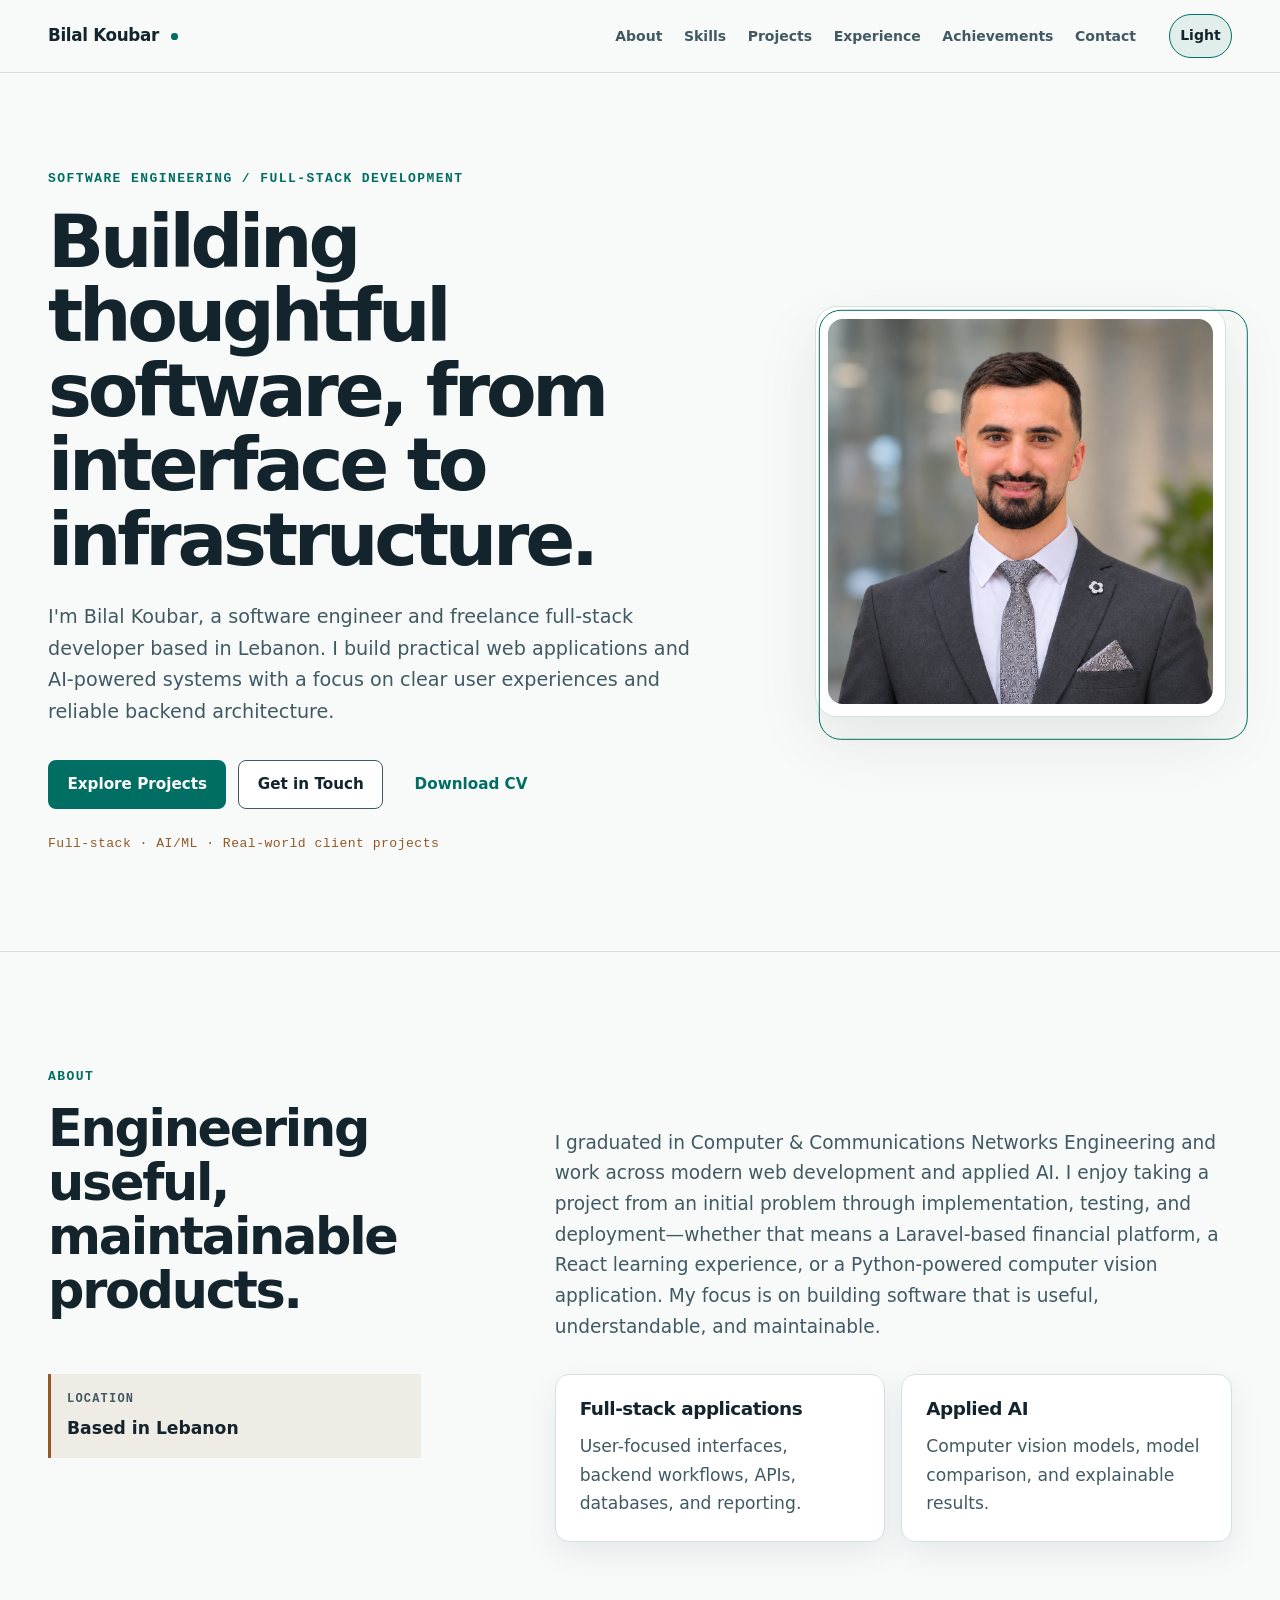
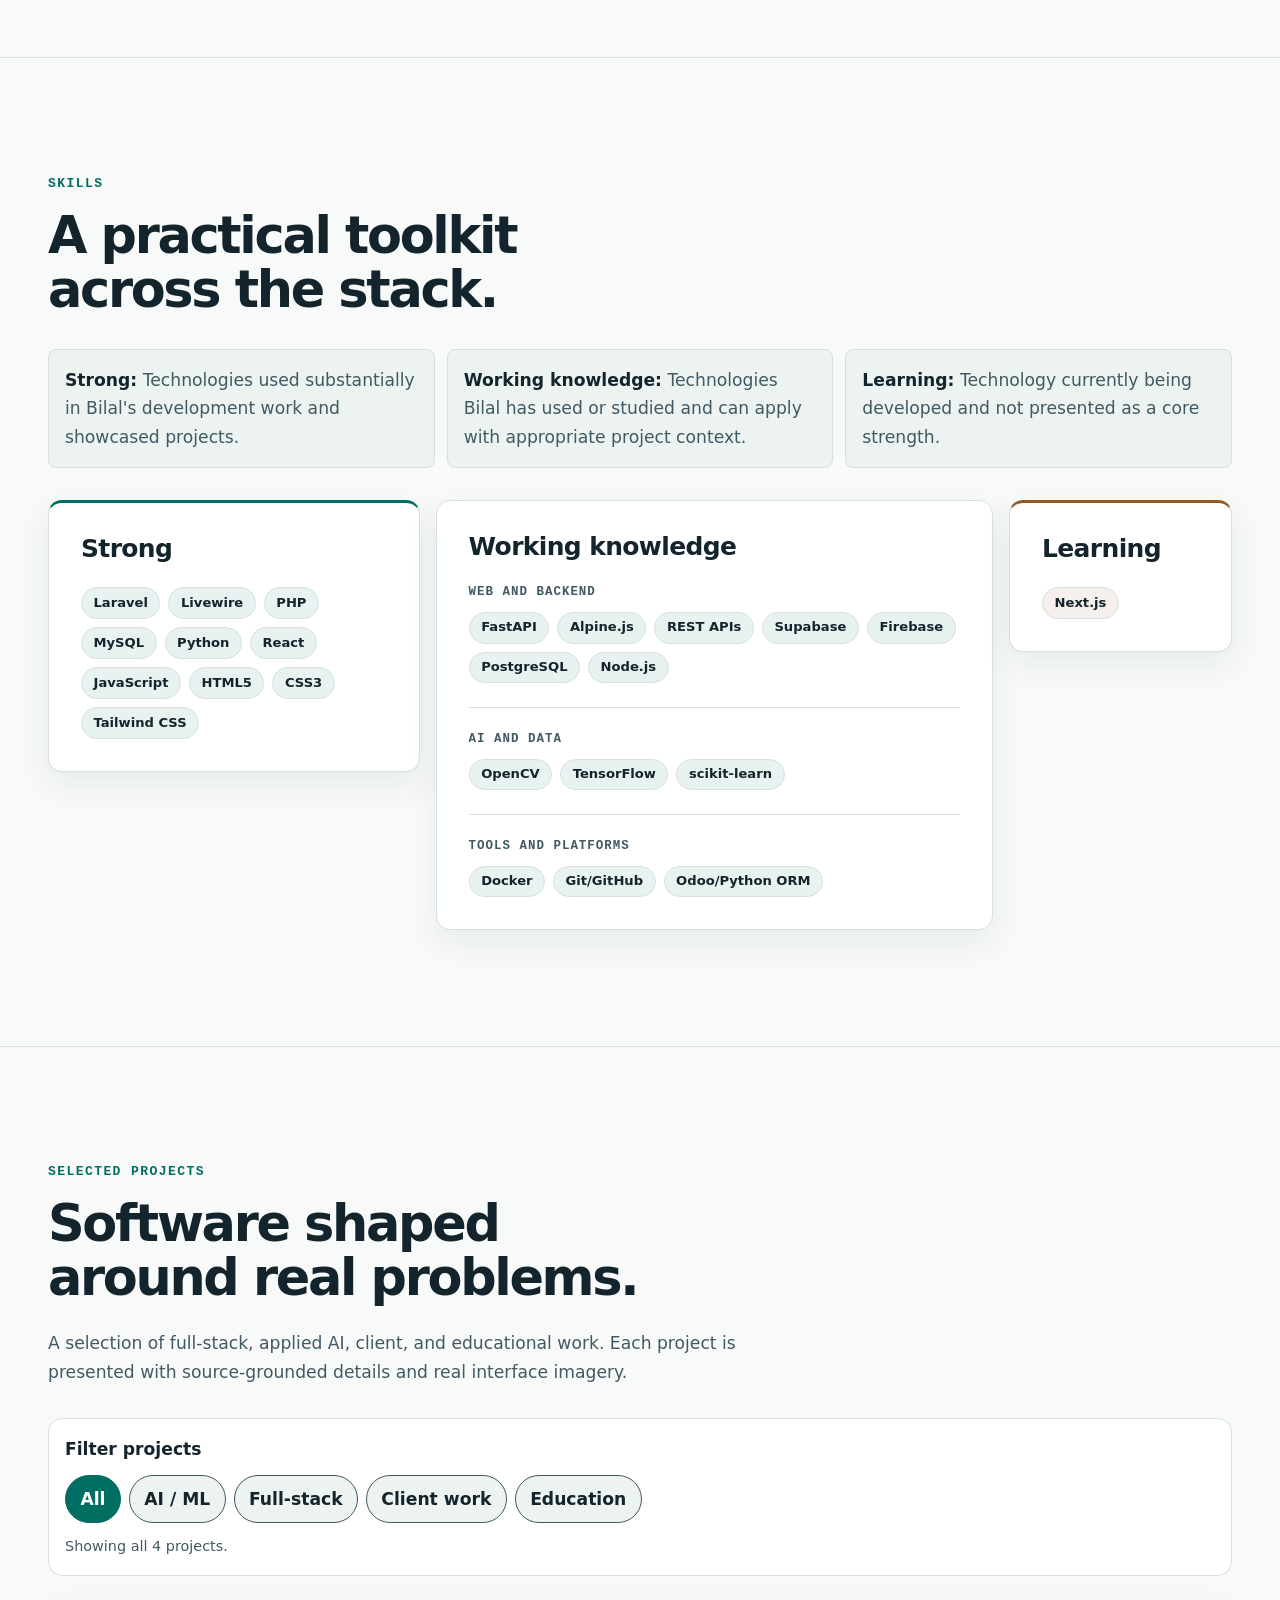
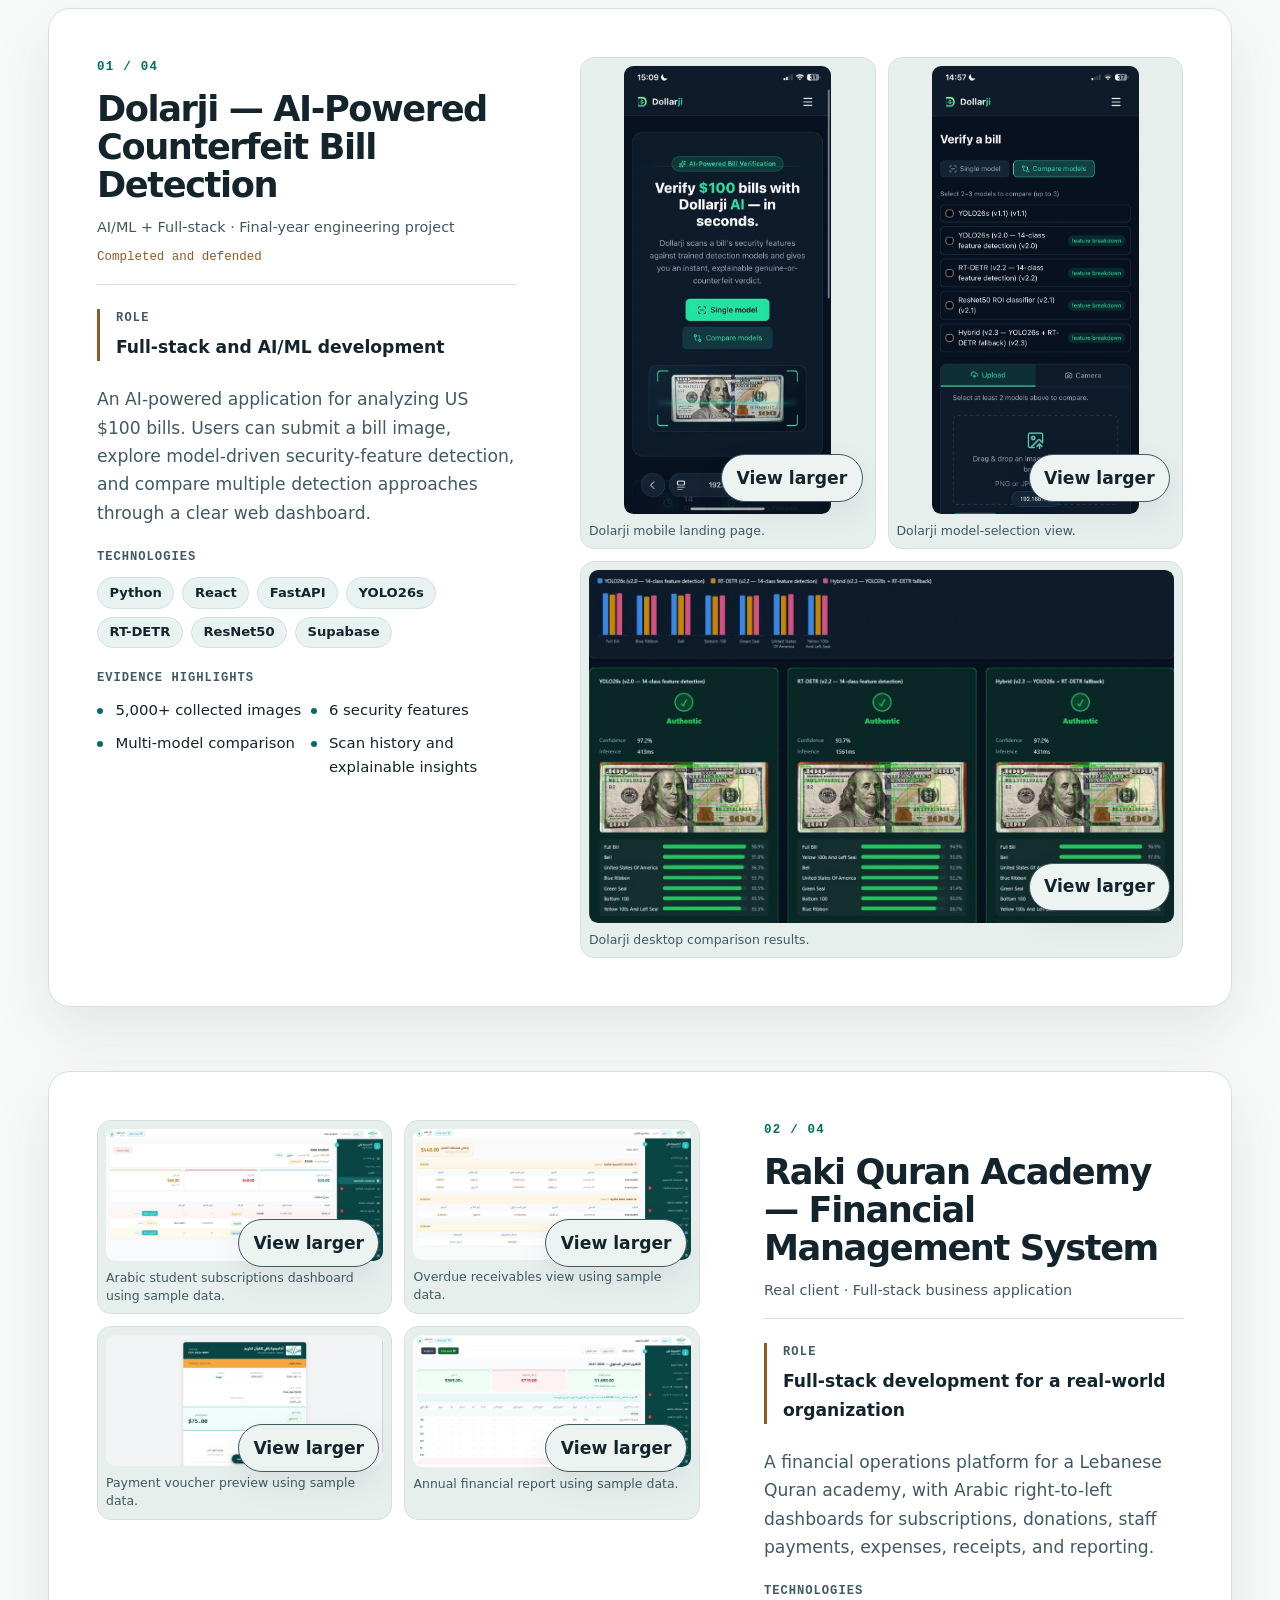
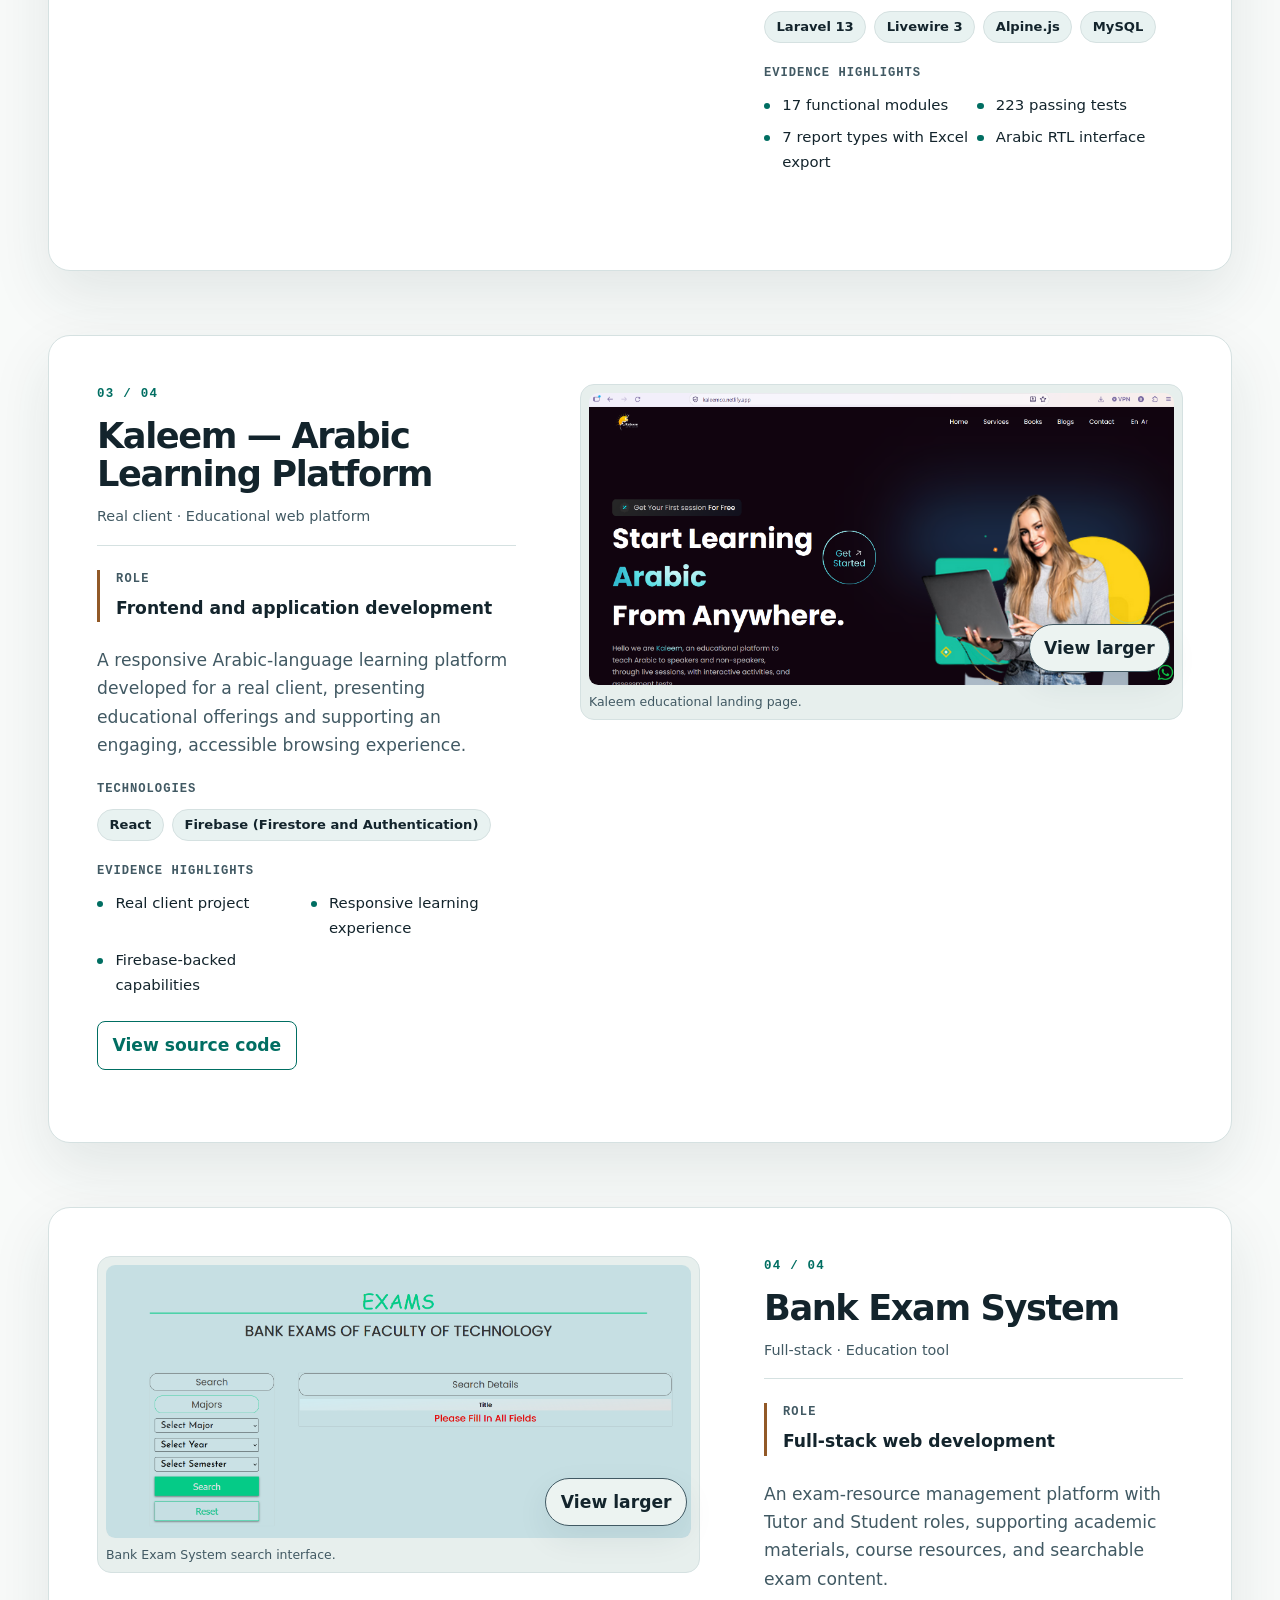
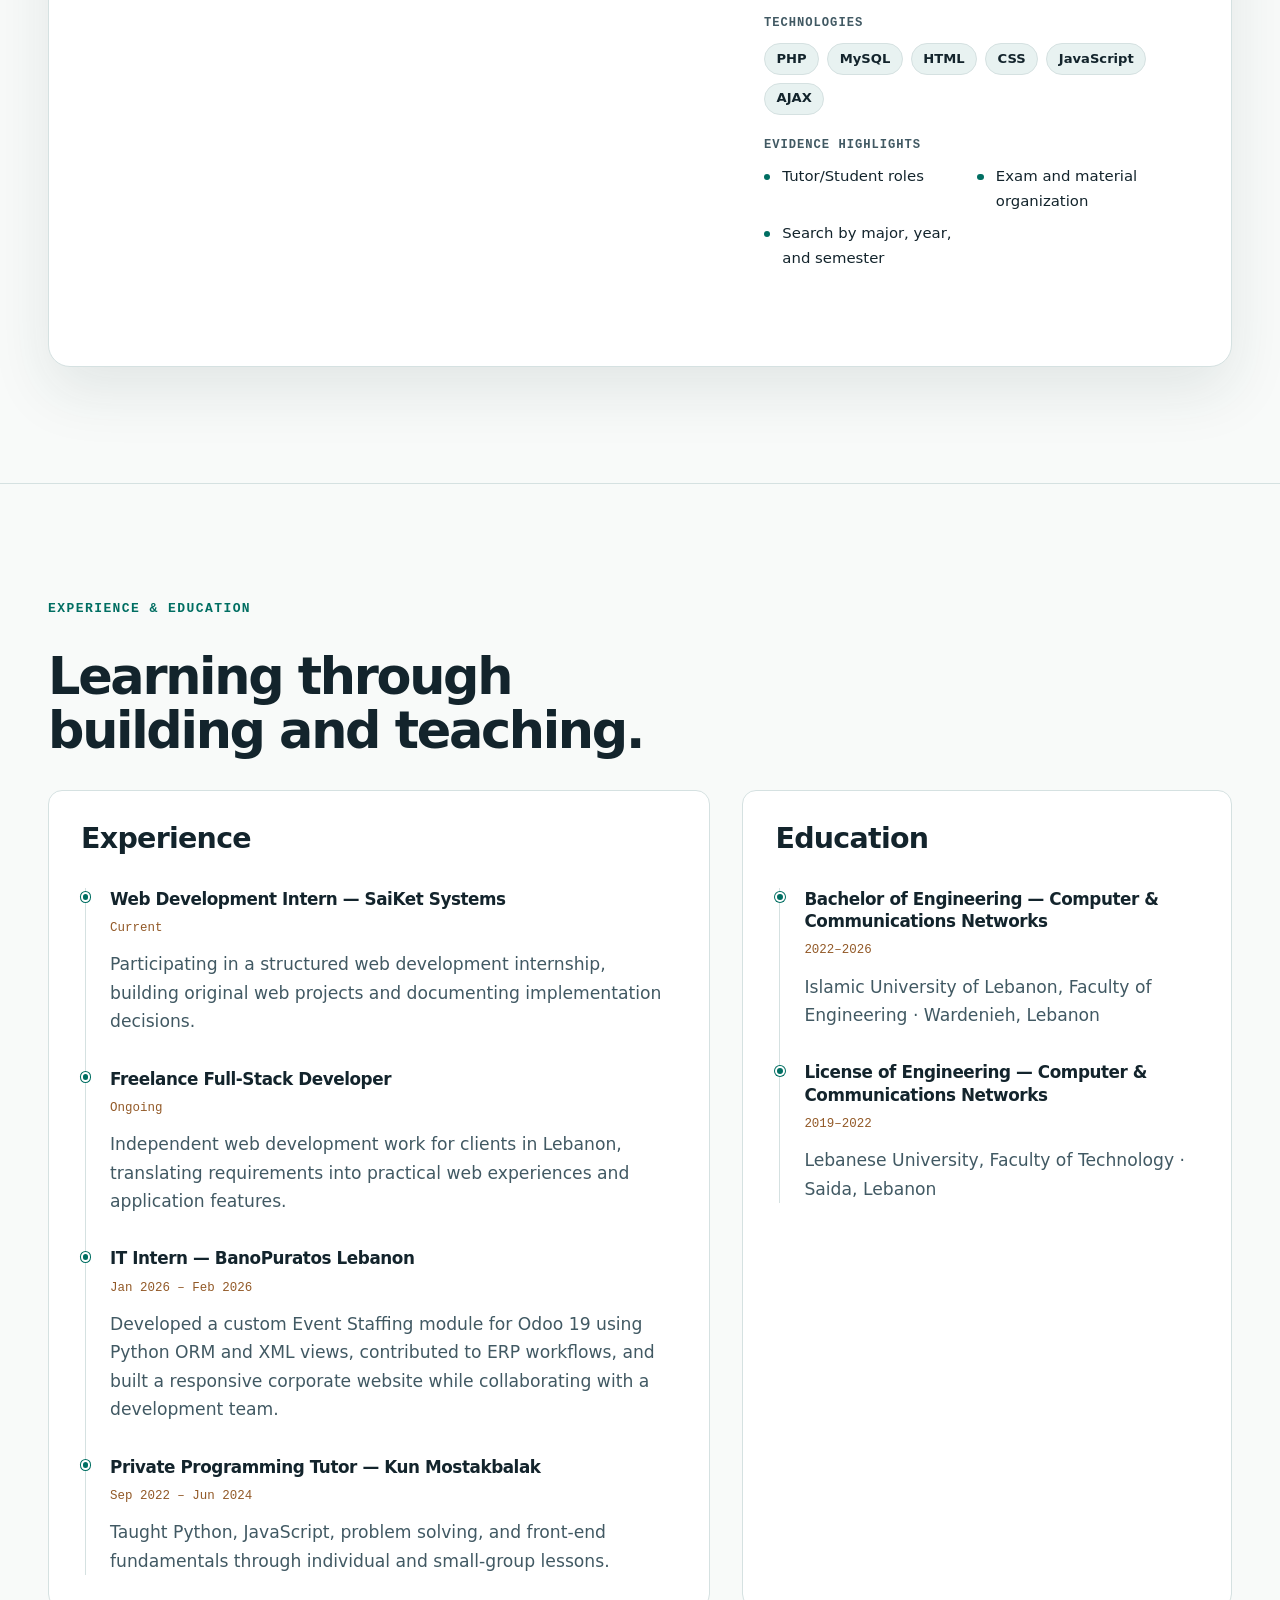
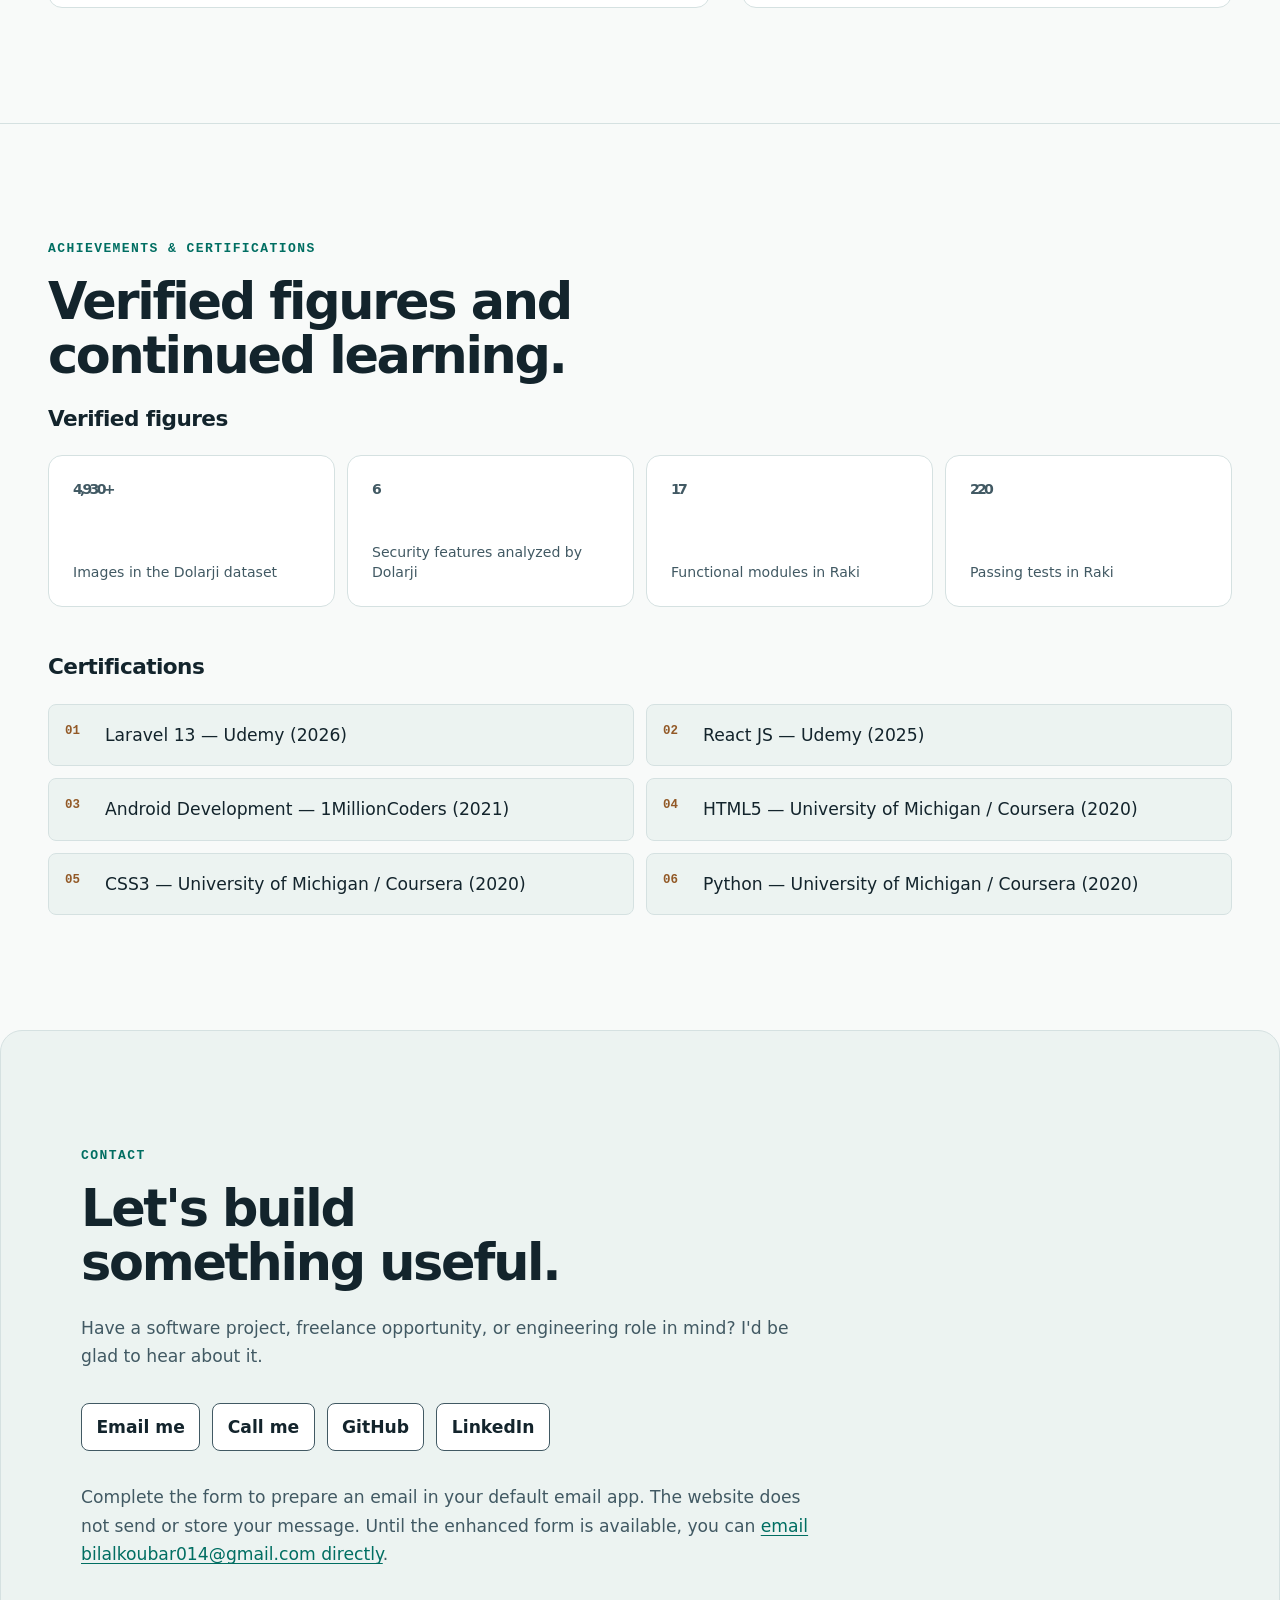
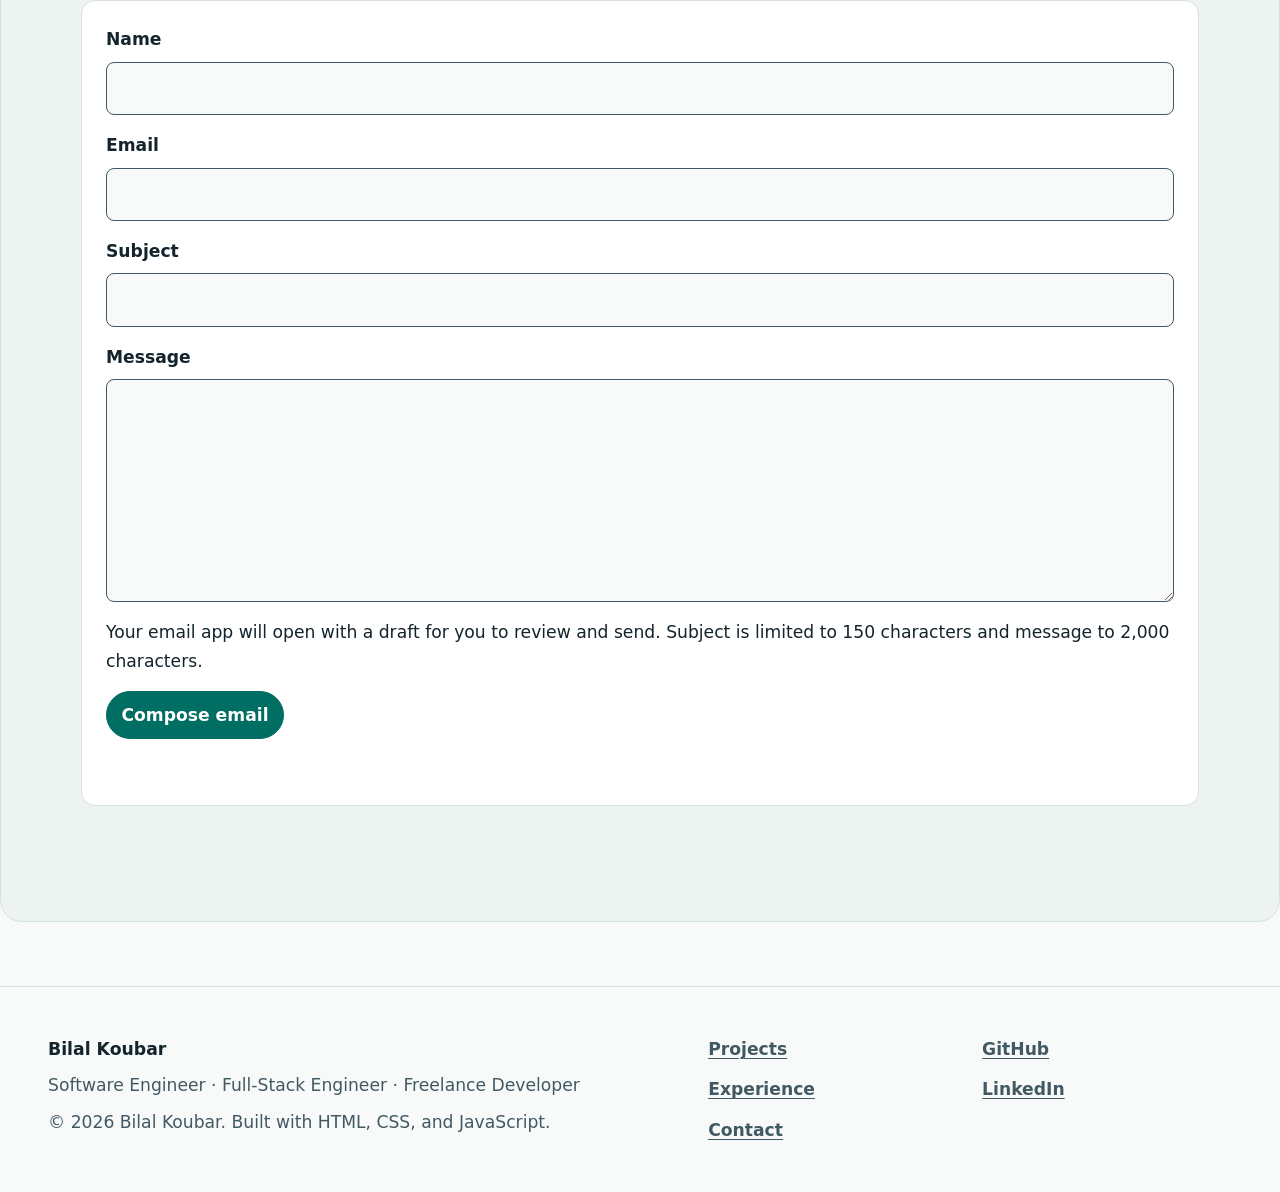
<file: task-1-portfolio/index.html>
<!doctype html>
<html lang="en">
  <head>
    <meta charset="utf-8">
    <meta name="viewport" content="width=device-width, initial-scale=1">
    <meta
      name="description"
      content="Explore Bilal Koubar's software engineering portfolio: full-stack web applications, AI-powered systems, real-client projects, and technical experience."
    >
    <meta name="color-scheme" content="dark light">
    <meta property="og:type" content="website">
    <meta property="og:locale" content="en_US">
    <meta property="og:site_name" content="Bilal Koubar Portfolio">
    <meta property="og:title" content="Bilal Koubar — Software Engineering Portfolio">
    <meta
      property="og:description"
      content="Explore Bilal Koubar's software engineering portfolio: full-stack web applications, AI-powered systems, real-client projects, and technical experience."
    >
    <meta
      property="og:image"
      content="https://bilalx7.github.io/saiket-web-internship/assets/images/social-preview.jpg"
    >
    <meta property="og:image:type" content="image/jpeg">
    <meta property="og:image:width" content="1200">
    <meta property="og:image:height" content="630">
    <meta
      property="og:image:alt"
      content="Bilal Koubar, Software Engineer and Full-Stack Developer."
    >
    <meta name="twitter:card" content="summary_large_image">
    <meta name="twitter:title" content="Bilal Koubar — Software Engineering Portfolio">
    <meta
      name="twitter:description"
      content="Explore Bilal Koubar's software engineering portfolio: full-stack web applications, AI-powered systems, real-client projects, and technical experience."
    >
    <meta
      name="twitter:image"
      content="https://bilalx7.github.io/saiket-web-internship/assets/images/social-preview.jpg"
    >
    <meta
      name="twitter:image:alt"
      content="Bilal Koubar, Software Engineer and Full-Stack Developer."
    >
    <title>Bilal Koubar | Software Engineer &amp; Full-Stack Developer</title>
    <link rel="icon" href="./assets/icons/favicon.svg" type="image/svg+xml">
    <link
      rel="preload"
      href="./assets/images/bilal-headshot.webp"
      as="image"
      type="image/webp"
    >
    <link rel="stylesheet" href="./css/style.css">
  </head>
  <body id="top">
    <a class="skip-link" href="#main-content">Skip to main content</a>

    <header class="site-header" data-site-header>
      <div class="site-header__inner">
        <a class="site-header__wordmark" href="#top" aria-label="Bilal Koubar — back to top">
          Bilal Koubar
        </a>

        <button
          class="site-header__menu-toggle"
          type="button"
          aria-label="Open navigation menu"
          aria-controls="primary-navigation"
          aria-expanded="false"
          hidden
          data-menu-toggle
        >
          Menu
        </button>

        <nav id="primary-navigation" class="primary-navigation" aria-label="Primary navigation">
          <ul class="primary-navigation__list">
            <li><a href="#about">About</a></li>
            <li><a href="#skills">Skills</a></li>
            <li><a href="#projects">Projects</a></li>
            <li><a href="#experience">Experience</a></li>
            <li><a href="#achievements">Achievements</a></li>
            <li><a href="#contact">Contact</a></li>
          </ul>
        </nav>

        <button
          class="site-header__theme-toggle"
          type="button"
          aria-label="Switch to light theme"
          aria-pressed="false"
          hidden
          data-theme-toggle
        >
          Theme
        </button>
      </div>
    </header>

    <main id="main-content" tabindex="-1">
      <section class="hero" aria-labelledby="hero-title">
        <div class="hero__content">
          <p class="section-label">SOFTWARE ENGINEERING / FULL-STACK DEVELOPMENT</p>
          <h1 id="hero-title">Building thoughtful software, from interface to infrastructure.</h1>
          <p class="hero__introduction">
            I'm Bilal Koubar, a software engineer and freelance full-stack developer based in
            Lebanon. I build practical web applications and AI-powered systems with a focus on
            clear user experiences and reliable backend architecture.
          </p>
          <ul class="hero__actions" aria-label="Portfolio actions">
            <li><a href="#projects">Explore Projects</a></li>
            <li><a href="#contact">Get in Touch</a></li>
            <li>
              <a
                href="./assets/documents/Bilal_Koubar_CV_SoftwareEngineer.pdf"
                download
                type="application/pdf"
              >
                Download CV
              </a>
            </li>
          </ul>
          <p class="hero__caption">Full-stack · AI/ML · Real-world client projects</p>
        </div>

        <figure class="hero__portrait">
          <img
            src="./assets/images/bilal-headshot.webp"
            width="1254"
            height="1254"
            alt="Portrait of Bilal Koubar, a software engineer and full-stack developer based in Lebanon."
            decoding="async"
            fetchpriority="high"
          >
        </figure>
      </section>

      <section id="about" class="about section" aria-labelledby="about-title">
        <p class="section-label">ABOUT</p>
        <h2 id="about-title">Engineering useful, maintainable products.</h2>
        <p>
          I graduated in Computer &amp; Communications Networks Engineering and work across modern
          web development and applied AI. I enjoy taking a project from an initial problem through
          implementation, testing, and deployment—whether that means a Laravel-based financial
          platform, a React learning experience, or a Python-powered computer vision application.
          My focus is on building software that is useful, understandable, and maintainable.
        </p>

        <dl class="about__metadata">
          <div>
            <dt>Location</dt>
            <dd>Based in Lebanon</dd>
          </div>
        </dl>

        <div class="about__specialties">
          <article class="specialty-card">
            <h3>Full-stack applications</h3>
            <p>User-focused interfaces, backend workflows, APIs, databases, and reporting.</p>
          </article>
          <article class="specialty-card">
            <h3>Applied AI</h3>
            <p>Computer vision models, model comparison, and explainable results.</p>
          </article>
        </div>
      </section>

      <section id="skills" class="skills section" aria-labelledby="skills-title">
        <p class="section-label">SKILLS</p>
        <h2 id="skills-title">A practical toolkit across the stack.</h2>

        <div class="skills__legend" role="group" aria-label="Skill-level descriptions">
          <p>
            <strong>Strong:</strong> Technologies used substantially in Bilal's development work
            and showcased projects.
          </p>
          <p>
            <strong>Working knowledge:</strong> Technologies Bilal has used or studied and can apply
            with appropriate project context.
          </p>
          <p>
            <strong>Learning:</strong> Technology currently being developed and not presented as a
            core strength.
          </p>
        </div>

        <div class="skills__groups">
          <article class="skill-group">
            <h3>Strong</h3>
            <ul class="tag-list">
              <li>Laravel</li>
              <li>Livewire</li>
              <li>PHP</li>
              <li>MySQL</li>
              <li>Python</li>
              <li>React</li>
              <li>JavaScript</li>
              <li>HTML5</li>
              <li>CSS3</li>
              <li>Tailwind CSS</li>
            </ul>
          </article>

          <article class="skill-group">
            <h3>Working knowledge</h3>

            <section class="skill-subgroup" aria-labelledby="skills-web-backend">
              <h4 id="skills-web-backend">Web and backend</h4>
              <ul class="tag-list">
                <li>FastAPI</li>
                <li>Alpine.js</li>
                <li>REST APIs</li>
                <li>Supabase</li>
                <li>Firebase</li>
                <li>PostgreSQL</li>
                <li>Node.js</li>
              </ul>
            </section>

            <section class="skill-subgroup" aria-labelledby="skills-ai-data">
              <h4 id="skills-ai-data">AI and data</h4>
              <ul class="tag-list">
                <li>OpenCV</li>
                <li>TensorFlow</li>
                <li>scikit-learn</li>
              </ul>
            </section>

            <section class="skill-subgroup" aria-labelledby="skills-tools-platforms">
              <h4 id="skills-tools-platforms">Tools and platforms</h4>
              <ul class="tag-list">
                <li>Docker</li>
                <li>Git/GitHub</li>
                <li>Odoo/Python ORM</li>
              </ul>
            </section>
          </article>

          <article class="skill-group">
            <h3>Learning</h3>
            <ul class="tag-list">
              <li>Next.js</li>
            </ul>
          </article>
        </div>
      </section>

      <section id="projects" class="projects section" aria-labelledby="projects-title">
        <p class="section-label">SELECTED PROJECTS</p>
        <h2 id="projects-title">Software shaped around real problems.</h2>
        <p>
          A selection of full-stack, applied AI, client, and educational work. Each project is
          presented with source-grounded details and real interface imagery.
        </p>

        <div class="project-filters" hidden data-project-filters>
          <p id="project-filter-label">Filter projects</p>
          <div role="group" aria-labelledby="project-filter-label">
            <button type="button" aria-pressed="true" data-project-filter="all">All</button>
            <button type="button" aria-pressed="false" data-project-filter="ai-ml">AI / ML</button>
            <button type="button" aria-pressed="false" data-project-filter="full-stack">
              Full-stack
            </button>
            <button type="button" aria-pressed="false" data-project-filter="client-work">
              Client work
            </button>
            <button type="button" aria-pressed="false" data-project-filter="education">
              Education
            </button>
          </div>
          <p class="project-filters__status" aria-live="polite" aria-atomic="true" data-filter-status>
            Showing all 4 projects.
          </p>
        </div>

        <div class="projects__list" data-project-list>
          <article
            id="project-dolarji"
            class="project-card"
            data-project-card
            data-categories="ai-ml full-stack"
          >
            <header class="project-card__header">
              <p class="project-card__index">01 / 04</p>
              <h3>Dolarji — AI-Powered Counterfeit Bill Detection</h3>
              <p>AI/ML + Full-stack · Final-year engineering project</p>
              <p>Completed and defended</p>
            </header>

            <dl class="project-card__details">
              <div>
                <dt>Role</dt>
                <dd>Full-stack and AI/ML development</dd>
              </div>
            </dl>

            <p>
              An AI-powered application for analyzing US $100 bills. Users can submit a bill image,
              explore model-driven security-feature detection, and compare multiple detection
              approaches through a clear web dashboard.
            </p>

            <section class="project-card__technologies" aria-labelledby="dolarji-technologies">
              <h4 id="dolarji-technologies">Technologies</h4>
              <ul class="tag-list">
                <li>Python</li>
                <li>React</li>
                <li>FastAPI</li>
                <li>YOLO26s</li>
                <li>RT-DETR</li>
                <li>ResNet50</li>
                <li>Supabase</li>
              </ul>
            </section>

            <section class="project-card__evidence" aria-labelledby="dolarji-evidence">
              <h4 id="dolarji-evidence">Evidence highlights</h4>
              <ul>
                <li>5,000+ collected images</li>
                <li>6 security features</li>
                <li>Multi-model comparison</li>
                <li>Scan history and explainable insights</li>
              </ul>
            </section>

            <div
              class="project-card__gallery"
              role="group"
              aria-label="Dolarji project images"
            >
              <figure class="project-media">
                <img
                  src="./assets/images/projects/dolarji-hero.webp"
                  width="591"
                  height="1280"
                  alt="Dolarji mobile landing page introducing AI-powered analysis of US $100 bills."
                  loading="lazy"
                  decoding="async"
                >
                <button
                  type="button"
                  hidden
                  data-gallery-trigger
                  data-gallery-src="./assets/images/projects/dolarji-hero.webp"
                  data-gallery-caption="Dolarji mobile landing page."
                  aria-label="View Dolarji image: Dolarji mobile landing page."
                >
                  View larger
                </button>
                <figcaption>Dolarji mobile landing page.</figcaption>
              </figure>

              <figure class="project-media">
                <img
                  src="./assets/images/projects/dolarji-compare.webp"
                  width="591"
                  height="1280"
                  alt="Dolarji mobile interface for choosing between counterfeit-detection models."
                  loading="lazy"
                  decoding="async"
                >
                <button
                  type="button"
                  hidden
                  data-gallery-trigger
                  data-gallery-src="./assets/images/projects/dolarji-compare.webp"
                  data-gallery-caption="Dolarji model-selection view."
                  aria-label="View Dolarji image: Dolarji model-selection view."
                >
                  View larger
                </button>
                <figcaption>Dolarji model-selection view.</figcaption>
              </figure>

              <figure class="project-media">
                <img
                  src="./assets/images/projects/dolarji-results.webp"
                  width="1280"
                  height="772"
                  alt="Dolarji desktop dashboard comparing model results and detected banknote security features."
                  loading="lazy"
                  decoding="async"
                >
                <button
                  type="button"
                  hidden
                  data-gallery-trigger
                  data-gallery-src="./assets/images/projects/dolarji-results.webp"
                  data-gallery-caption="Dolarji desktop comparison results."
                  aria-label="View Dolarji image: Dolarji desktop comparison results."
                >
                  View larger
                </button>
                <figcaption>Dolarji desktop comparison results.</figcaption>
              </figure>
            </div>
          </article>

          <article
            id="project-raki"
            class="project-card"
            data-project-card
            data-categories="full-stack client-work"
          >
            <header class="project-card__header">
              <p class="project-card__index">02 / 04</p>
              <h3>Raki Quran Academy — Financial Management System</h3>
              <p>Real client · Full-stack business application</p>
            </header>

            <dl class="project-card__details">
              <div>
                <dt>Role</dt>
                <dd>Full-stack development for a real-world organization</dd>
              </div>
            </dl>

            <p>
              A financial operations platform for a Lebanese Quran academy, with Arabic
              right-to-left dashboards for subscriptions, donations, staff payments, expenses,
              receipts, and reporting.
            </p>

            <section class="project-card__technologies" aria-labelledby="raki-technologies">
              <h4 id="raki-technologies">Technologies</h4>
              <ul class="tag-list">
                <li>Laravel 13</li>
                <li>Livewire 3</li>
                <li>Alpine.js</li>
                <li>MySQL</li>
              </ul>
            </section>

            <section class="project-card__evidence" aria-labelledby="raki-evidence">
              <h4 id="raki-evidence">Evidence highlights</h4>
              <ul>
                <li>17 functional modules</li>
                <li>223 passing tests</li>
                <li>7 report types with Excel export</li>
                <li>Arabic RTL interface</li>
              </ul>
            </section>

            <div
              class="project-card__gallery"
              role="group"
              aria-label="Raki Quran Academy project images"
            >
              <figure class="project-media">
                <img
                  src="./assets/images/projects/raki-subscriptions.webp"
                  width="1280"
                  height="609"
                  alt="Arabic right-to-left Raki dashboard for managing student subscriptions with sample records."
                  loading="lazy"
                  decoding="async"
                >
                <button
                  type="button"
                  hidden
                  data-gallery-trigger
                  data-gallery-src="./assets/images/projects/raki-subscriptions.webp"
                  data-gallery-caption="Arabic student subscriptions dashboard using sample data."
                  aria-label="View Raki Quran Academy image: Arabic student subscriptions dashboard."
                >
                  View larger
                </button>
                <figcaption>Arabic student subscriptions dashboard using sample data.</figcaption>
              </figure>

              <figure class="project-media">
                <img
                  src="./assets/images/projects/raki-receivables.webp"
                  width="1280"
                  height="603"
                  alt="Raki receivables interface showing overdue items and summary information with sample records."
                  loading="lazy"
                  decoding="async"
                >
                <button
                  type="button"
                  hidden
                  data-gallery-trigger
                  data-gallery-src="./assets/images/projects/raki-receivables.webp"
                  data-gallery-caption="Overdue receivables view using sample data."
                  aria-label="View Raki Quran Academy image: Overdue receivables view."
                >
                  View larger
                </button>
                <figcaption>Overdue receivables view using sample data.</figcaption>
              </figure>

              <figure class="project-media">
                <img
                  src="./assets/images/projects/raki-voucher.webp"
                  width="1280"
                  height="605"
                  alt="Raki Arabic payment-voucher preview populated with sample payment information."
                  loading="lazy"
                  decoding="async"
                >
                <button
                  type="button"
                  hidden
                  data-gallery-trigger
                  data-gallery-src="./assets/images/projects/raki-voucher.webp"
                  data-gallery-caption="Payment voucher preview using sample data."
                  aria-label="View Raki Quran Academy image: Payment voucher preview."
                >
                  View larger
                </button>
                <figcaption>Payment voucher preview using sample data.</figcaption>
              </figure>

              <figure class="project-media">
                <img
                  src="./assets/images/projects/raki-annual-report.webp"
                  width="1280"
                  height="610"
                  alt="Raki annual financial-report interface populated with sample organizational figures."
                  loading="lazy"
                  decoding="async"
                >
                <button
                  type="button"
                  hidden
                  data-gallery-trigger
                  data-gallery-src="./assets/images/projects/raki-annual-report.webp"
                  data-gallery-caption="Annual financial report using sample data."
                  aria-label="View Raki Quran Academy image: Annual financial report."
                >
                  View larger
                </button>
                <figcaption>Annual financial report using sample data.</figcaption>
              </figure>
            </div>
          </article>

          <article
            id="project-kaleem"
            class="project-card"
            data-project-card
            data-categories="client-work education"
          >
            <header class="project-card__header">
              <p class="project-card__index">03 / 04</p>
              <h3>Kaleem — Arabic Learning Platform</h3>
              <p>Real client · Educational web platform</p>
            </header>

            <dl class="project-card__details">
              <div>
                <dt>Role</dt>
                <dd>Frontend and application development</dd>
              </div>
            </dl>

            <p>
              A responsive Arabic-language learning platform developed for a real client,
              presenting educational offerings and supporting an engaging, accessible browsing
              experience.
            </p>

            <section class="project-card__technologies" aria-labelledby="kaleem-technologies">
              <h4 id="kaleem-technologies">Technologies</h4>
              <ul class="tag-list">
                <li>React</li>
                <li>Firebase (Firestore and Authentication)</li>
              </ul>
            </section>

            <section class="project-card__evidence" aria-labelledby="kaleem-evidence">
              <h4 id="kaleem-evidence">Evidence highlights</h4>
              <ul>
                <li>Real client project</li>
                <li>Responsive learning experience</li>
                <li>Firebase-backed capabilities</li>
              </ul>
            </section>

            <div
              class="project-card__gallery"
              role="group"
              aria-label="Kaleem project images"
            >
              <figure class="project-media">
                <img
                  src="./assets/images/projects/kaleem-hero.webp"
                  width="1907"
                  height="949"
                  alt="Full-width Arabic landing page for Kaleem, presenting its learning platform and educational offerings."
                  loading="lazy"
                  decoding="async"
                >
                <button
                  type="button"
                  hidden
                  data-gallery-trigger
                  data-gallery-src="./assets/images/projects/kaleem-hero.webp"
                  data-gallery-caption="Kaleem educational landing page."
                  aria-label="View Kaleem image: Kaleem educational landing page."
                >
                  View larger
                </button>
                <figcaption>Kaleem educational landing page.</figcaption>
              </figure>
            </div>

            <p class="project-card__actions">
              <a href="https://github.com/BilalX7/kaleemco">View source code</a>
            </p>
          </article>

          <article
            id="project-bank-exam"
            class="project-card"
            data-project-card
            data-categories="full-stack education"
          >
            <header class="project-card__header">
              <p class="project-card__index">04 / 04</p>
              <h3>Bank Exam System</h3>
              <p>Full-stack · Education tool</p>
            </header>

            <dl class="project-card__details">
              <div>
                <dt>Role</dt>
                <dd>Full-stack web development</dd>
              </div>
            </dl>

            <p>
              An exam-resource management platform with Tutor and Student roles, supporting
              academic materials, course resources, and searchable exam content.
            </p>

            <section class="project-card__technologies" aria-labelledby="bank-exam-technologies">
              <h4 id="bank-exam-technologies">Technologies</h4>
              <ul class="tag-list">
                <li>PHP</li>
                <li>MySQL</li>
                <li>HTML</li>
                <li>CSS</li>
                <li>JavaScript</li>
                <li>AJAX</li>
              </ul>
            </section>

            <section class="project-card__evidence" aria-labelledby="bank-exam-evidence">
              <h4 id="bank-exam-evidence">Evidence highlights</h4>
              <ul>
                <li>Tutor/Student roles</li>
                <li>Exam and material organization</li>
                <li>Search by major, year, and semester</li>
              </ul>
            </section>

            <div
              class="project-card__gallery"
              role="group"
              aria-label="Bank Exam System project images"
            >
              <figure class="project-media">
                <img
                  src="./assets/images/projects/bank-exam-search.webp"
                  width="1901"
                  height="888"
                  alt="Bank Exam System interface for finding academic exam resources by major, year, and semester."
                  loading="lazy"
                  decoding="async"
                >
                <button
                  type="button"
                  hidden
                  data-gallery-trigger
                  data-gallery-src="./assets/images/projects/bank-exam-search.webp"
                  data-gallery-caption="Bank Exam System search interface."
                  aria-label="View Bank Exam System image: Bank Exam System search interface."
                >
                  View larger
                </button>
                <figcaption>Bank Exam System search interface.</figcaption>
              </figure>
            </div>
          </article>
        </div>

        <dialog class="gallery-dialog" aria-label="Project image viewer" data-gallery-dialog>
          <figure class="gallery-dialog__figure" data-gallery-dialog-content></figure>
          <form method="dialog">
            <button type="submit">Close image viewer</button>
          </form>
        </dialog>
      </section>

      <section id="experience" class="experience section" aria-labelledby="experience-title">
        <p class="section-label">EXPERIENCE &amp; EDUCATION</p>
        <h2 id="experience-title">Learning through building and teaching.</h2>

        <section class="experience__group" aria-labelledby="work-experience-title">
          <h3 id="work-experience-title">Experience</h3>

          <article class="timeline-entry">
            <h4>Web Development Intern — SaiKet Systems</h4>
            <p>Current</p>
            <p>
              Participating in a structured web development internship, building original web
              projects and documenting implementation decisions.
            </p>
          </article>

          <article class="timeline-entry">
            <h4>Freelance Full-Stack Developer</h4>
            <p>Ongoing</p>
            <p>
              Independent web development work for clients in Lebanon, translating requirements
              into practical web experiences and application features.
            </p>
          </article>

          <article class="timeline-entry">
            <h4>IT Intern — BanoPuratos Lebanon</h4>
            <p>
              <time datetime="2026-01">Jan 2026</time> –
              <time datetime="2026-02">Feb 2026</time>
            </p>
            <p>
              Developed a custom Event Staffing module for Odoo 19 using Python ORM and XML views,
              contributed to ERP workflows, and built a responsive corporate website while
              collaborating with a development team.
            </p>
          </article>

          <article class="timeline-entry">
            <h4>Private Programming Tutor — Kun Mostakbalak</h4>
            <p>
              <time datetime="2022-09">Sep 2022</time> –
              <time datetime="2024-06">Jun 2024</time>
            </p>
            <p>
              Taught Python, JavaScript, problem solving, and front-end fundamentals through
              individual and small-group lessons.
            </p>
          </article>
        </section>

        <section class="experience__group" aria-labelledby="education-title">
          <h3 id="education-title">Education</h3>

          <article class="timeline-entry">
            <h4>Bachelor of Engineering — Computer &amp; Communications Networks</h4>
            <p><time datetime="2022">2022</time>–<time datetime="2026">2026</time></p>
            <p>Islamic University of Lebanon, Faculty of Engineering · Wardenieh, Lebanon</p>
          </article>

          <article class="timeline-entry">
            <h4>License of Engineering — Computer &amp; Communications Networks</h4>
            <p><time datetime="2019">2019</time>–<time datetime="2022">2022</time></p>
            <p>Lebanese University, Faculty of Technology · Saida, Lebanon</p>
          </article>
        </section>
      </section>

      <section id="achievements" class="achievements section" aria-labelledby="achievements-title">
        <p class="section-label">ACHIEVEMENTS &amp; CERTIFICATIONS</p>
        <h2 id="achievements-title">Verified figures and continued learning.</h2>

        <section aria-labelledby="verified-figures-title">
          <h3 id="verified-figures-title">Verified figures</h3>
          <ul class="achievement-list">
            <li>
              <strong class="achievement-value" data-counter-target="5000" data-counter-suffix="+">
                5,000+
              </strong>
              <span>Images in the Dolarji dataset</span>
            </li>
            <li>
              <strong class="achievement-value" data-counter-target="6">6</strong>
              <span>Security features analyzed by Dolarji</span>
            </li>
            <li>
              <strong class="achievement-value" data-counter-target="17">17</strong>
              <span>Functional modules in Raki</span>
            </li>
            <li>
              <strong class="achievement-value" data-counter-target="223">223</strong>
              <span>Passing tests in Raki</span>
            </li>
          </ul>
        </section>

        <section aria-labelledby="certifications-title">
          <h3 id="certifications-title">Certifications</h3>
          <ol class="certification-list">
            <li>Laravel 13 — Udemy (2026)</li>
            <li>React JS — Udemy (2025)</li>
            <li>Android Development — 1MillionCoders (2021)</li>
            <li>HTML5 — University of Michigan / Coursera (2020)</li>
            <li>CSS3 — University of Michigan / Coursera (2020)</li>
            <li>Python — University of Michigan / Coursera (2020)</li>
          </ol>
        </section>
      </section>

      <section id="contact" class="contact section" aria-labelledby="contact-title">
        <p class="section-label">CONTACT</p>
        <h2 id="contact-title">Let's build something useful.</h2>
        <p>
          Have a software project, freelance opportunity, or engineering role in mind? I'd be glad
          to hear about it.
        </p>

        <ul class="contact__links">
          <li><a href="mailto:bilalkoubar014@gmail.com">Email me</a></li>
          <li><a href="tel:+96176865776">Call me</a></li>
          <li><a href="https://github.com/BilalX7">GitHub</a></li>
          <li>
            <a href="https://www.linkedin.com/in/bilal-koubar-2424a1241/">LinkedIn</a>
          </li>
        </ul>

        <p>
          Complete the form to prepare an email in your default email app. The website does not
          send or store your message. Until the enhanced form is available, you can
          <a href="mailto:bilalkoubar014@gmail.com">email bilalkoubar014@gmail.com directly</a>.
        </p>

        <form class="contact-form" hidden data-contact-form>
          <div class="form-field">
            <label for="contact-name">Name</label>
            <input
              id="contact-name"
              name="name"
              type="text"
              autocomplete="name"
              maxlength="100"
              required
            >
            <p id="contact-name-error" class="field-error" hidden data-error-for="name">
              Enter your name.
            </p>
          </div>

          <div class="form-field">
            <label for="contact-email">Email</label>
            <input
              id="contact-email"
              name="email"
              type="email"
              autocomplete="email"
              maxlength="254"
              required
            >
            <p id="contact-email-error" class="field-error" hidden data-error-for="email">
              Enter your email address.
            </p>
          </div>

          <div class="form-field">
            <label for="contact-subject">Subject</label>
            <input
              id="contact-subject"
              name="subject"
              type="text"
              autocomplete="off"
              maxlength="150"
              required
            >
            <p id="contact-subject-error" class="field-error" hidden data-error-for="subject">
              Enter a subject.
            </p>
          </div>

          <div class="form-field">
            <label for="contact-message">Message</label>
            <textarea
              id="contact-message"
              name="message"
              rows="7"
              maxlength="2000"
              required
            ></textarea>
            <p id="contact-message-error" class="field-error" hidden data-error-for="message">
              Enter a message.
            </p>
          </div>

          <p id="contact-form-hint">
            Your email app will open with a draft for you to review and send. Subject is limited to
            150 characters and message to 2,000 characters.
          </p>
          <button
            type="submit"
            aria-describedby="contact-form-hint"
            disabled
            data-contact-submit
          >
            Compose email
          </button>
          <p
            class="contact-form__status"
            role="status"
            aria-live="polite"
            aria-atomic="true"
            data-contact-status
          ></p>
        </form>
      </section>
    </main>

    <footer class="site-footer">
      <div class="site-footer__identity">
        <p><strong>Bilal Koubar</strong></p>
        <p>Software Engineer · Full-Stack Engineer · Freelance Developer</p>
        <p>
          © <span data-current-year>2026</span> Bilal Koubar. Built with HTML, CSS, and JavaScript.
        </p>
      </div>

      <nav aria-label="Footer shortcuts">
        <ul>
          <li><a href="#projects">Projects</a></li>
          <li><a href="#experience">Experience</a></li>
          <li><a href="#contact">Contact</a></li>
        </ul>
      </nav>

      <ul class="site-footer__social-links" aria-label="Social profiles">
        <li><a href="https://github.com/BilalX7">GitHub</a></li>
        <li><a href="https://www.linkedin.com/in/bilal-koubar-2424a1241/">LinkedIn</a></li>
      </ul>

      <a class="back-to-top" href="#top">Back to top</a>
    </footer>

    <script src="./js/main.js" defer></script>
  </body>
</html>
</file>
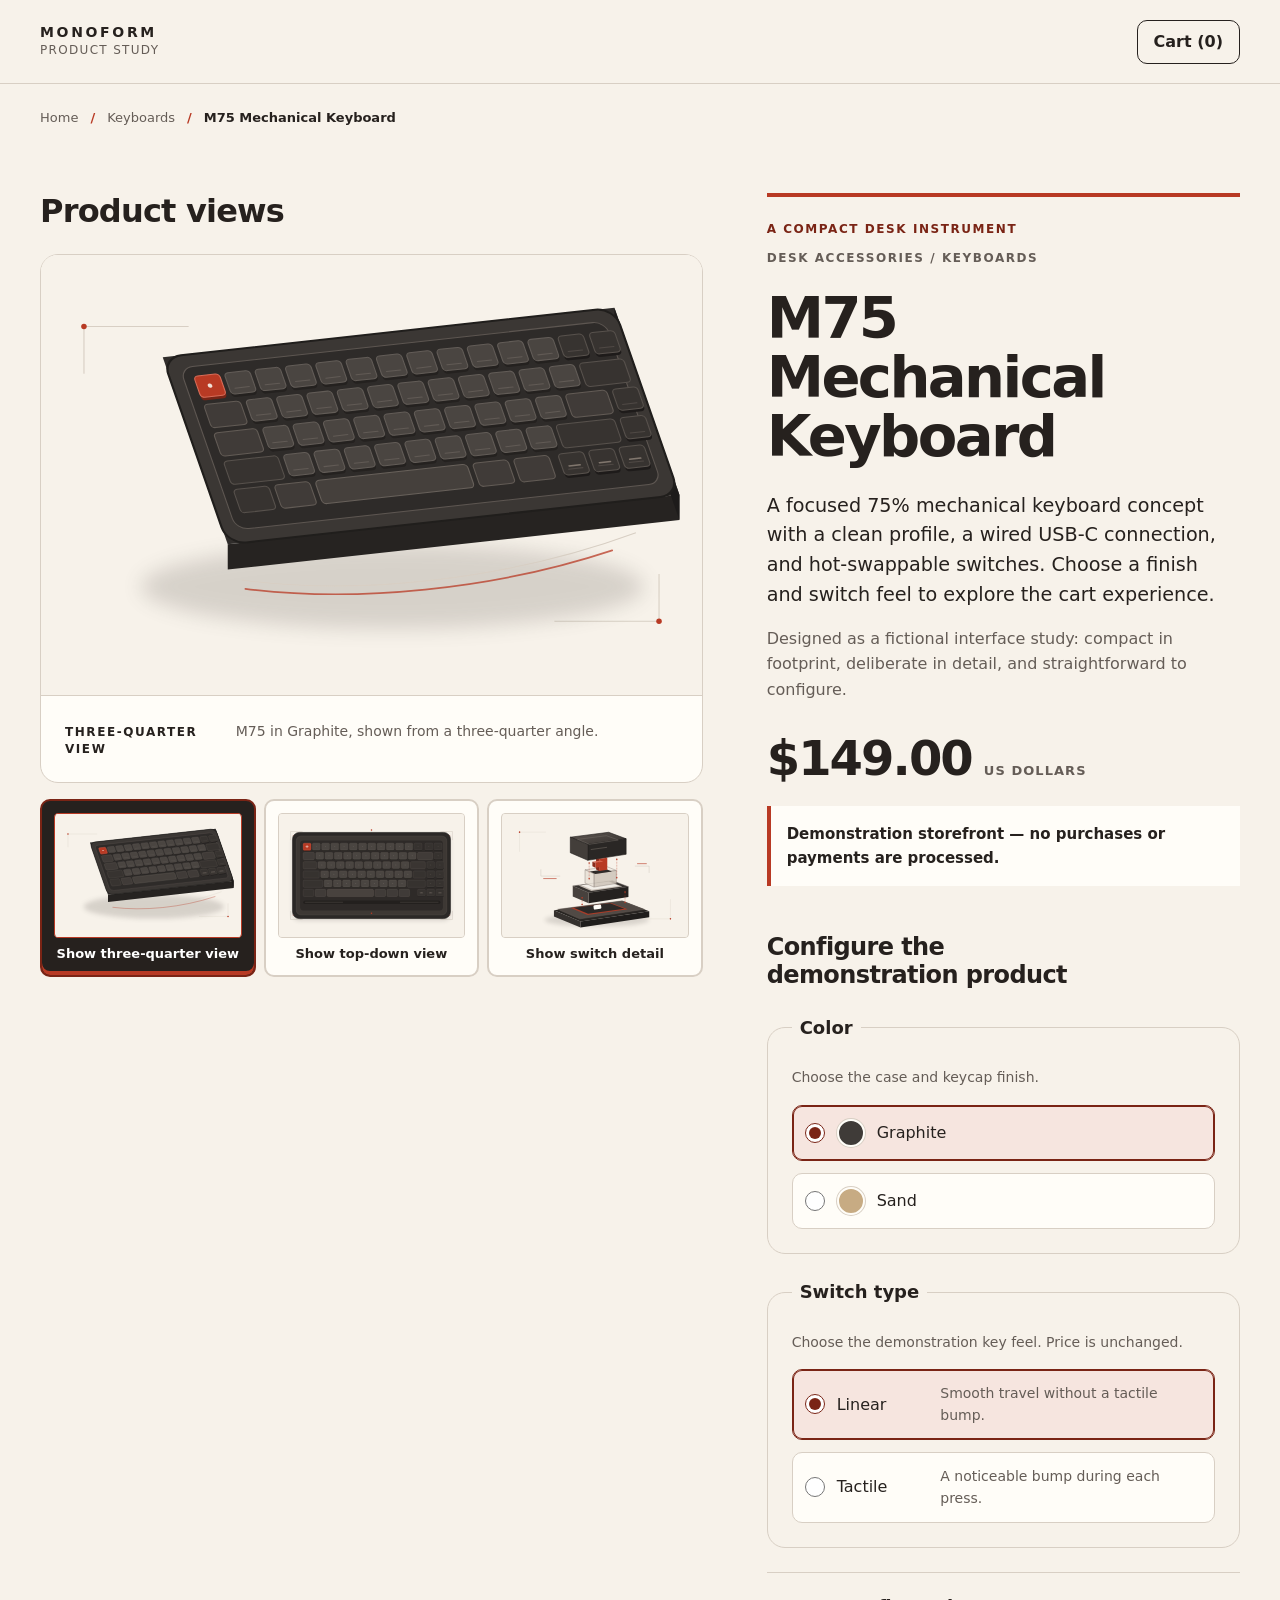
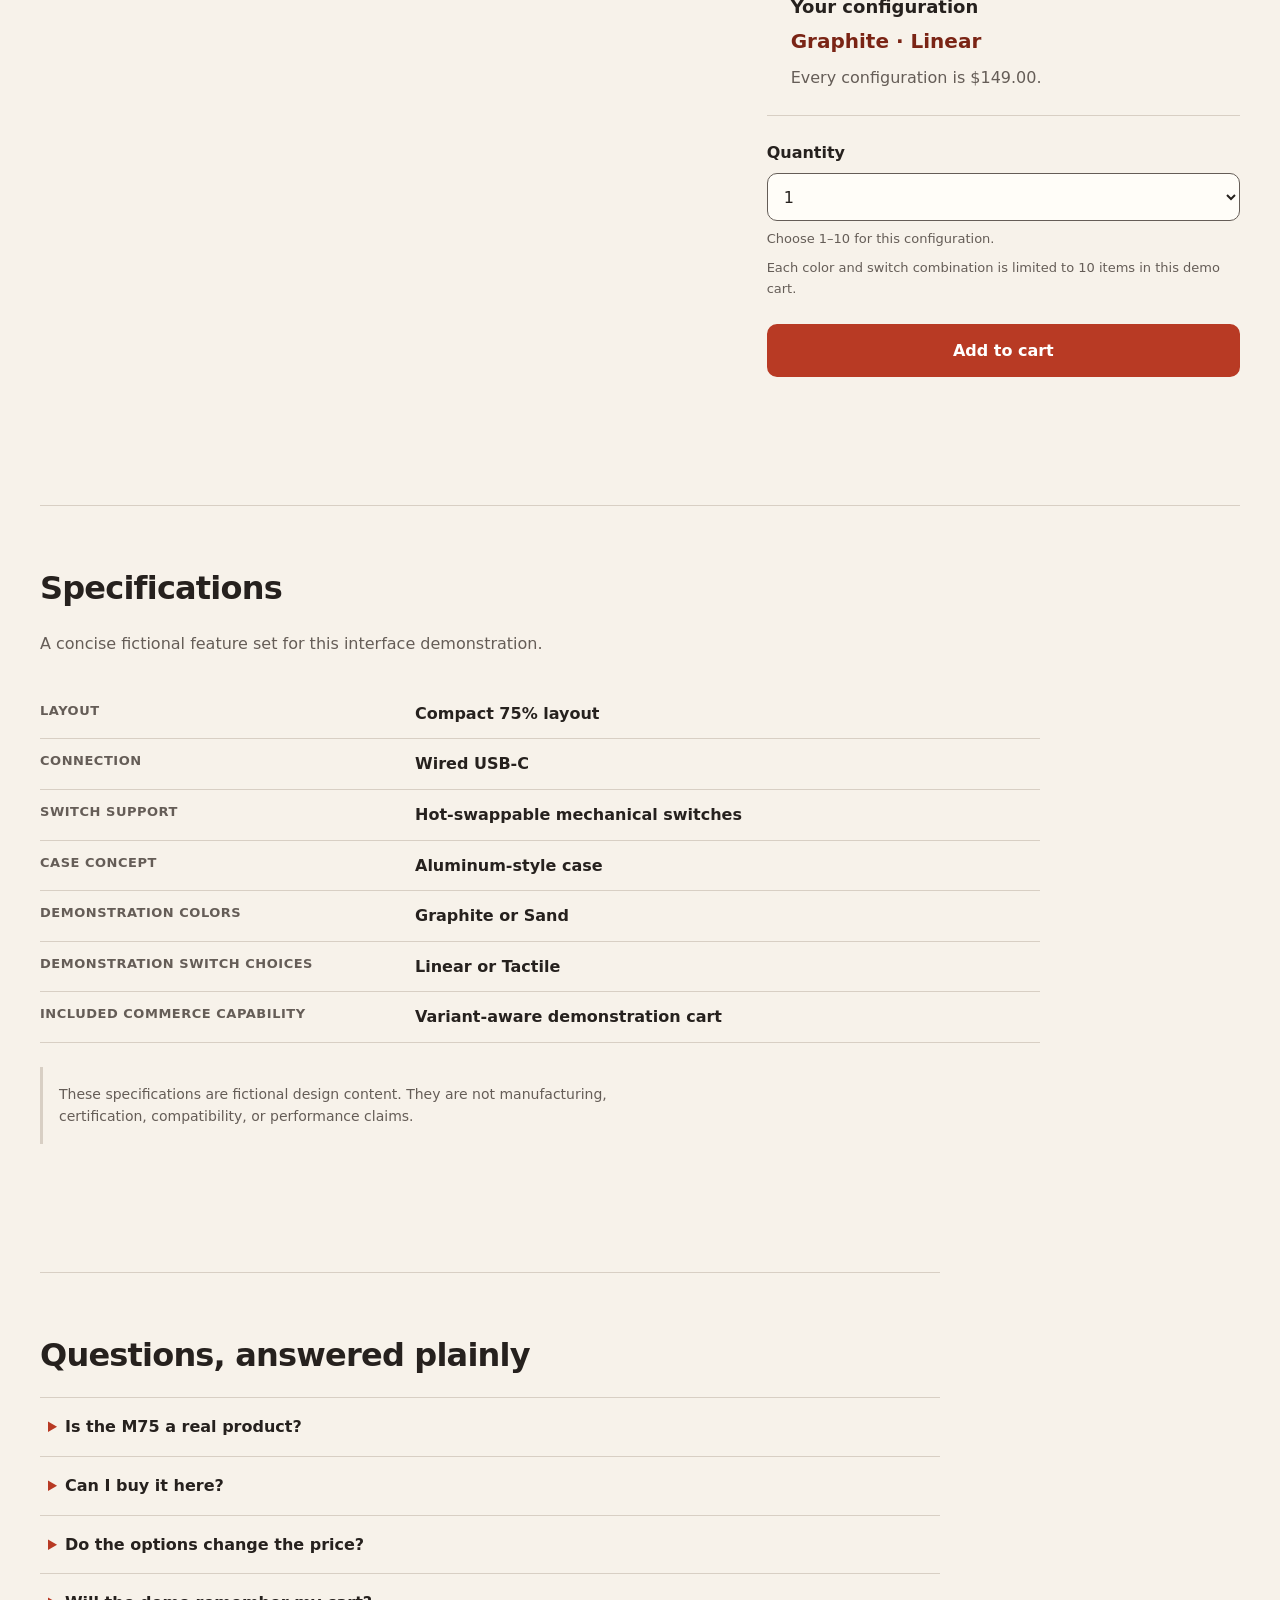
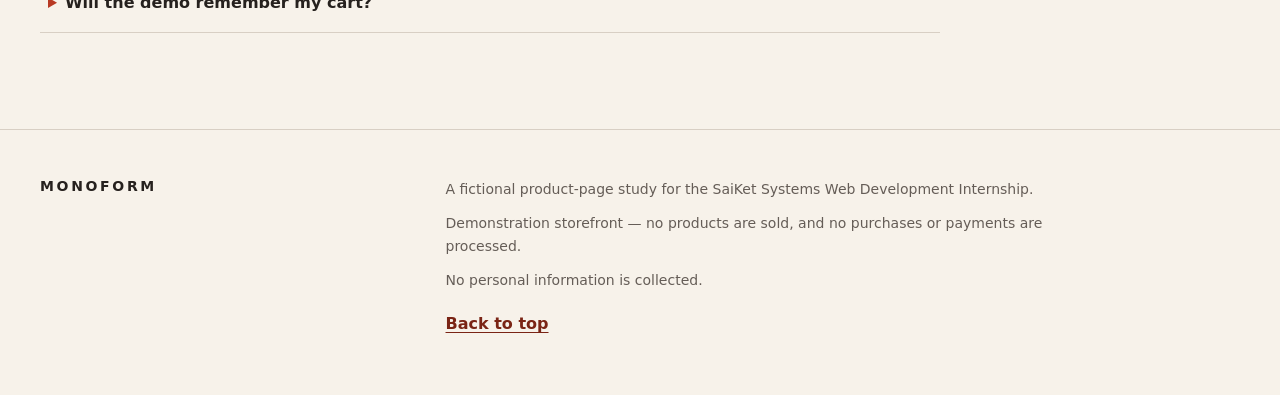
<file: task-2-ecommerce-product-page/index.html>
<!doctype html>
<html lang="en">
  <head>
    <meta charset="utf-8">
    <meta name="viewport" content="width=device-width, initial-scale=1">
    <meta
      name="description"
      content="Explore the fictional MONOFORM M75 mechanical keyboard, choose demonstration options, and try an accessible cart interface. No purchases are processed."
    >
    <link rel="stylesheet" href="./css/style.css">
    <script src="./js/main.js" defer></script>
    <title>M75 Mechanical Keyboard — MONOFORM Demo Storefront</title>
  </head>
  <body>
    <a class="skip-link" href="#main-content">Skip to product details</a>

    <header id="top" class="site-header">
      <div
        class="site-header__identity"
        role="group"
        aria-label="MONOFORM demonstration storefront identity"
      >
        <span class="site-header__wordmark">MONOFORM</span>
        <span class="site-header__context">Product study</span>
      </div>

      <button
        class="cart-summary-button"
        type="button"
        hidden
        data-cart-open
        aria-label="Open cart, 0 items"
        aria-controls="cart-dialog"
      >
        Cart (<span data-cart-count>0</span>)
      </button>
    </header>

    <nav class="breadcrumb" aria-label="Breadcrumb">
      <ol class="breadcrumb__list">
        <li class="breadcrumb__item"><span>Home</span></li>
        <li class="breadcrumb__item"><span>Keyboards</span></li>
        <li class="breadcrumb__item" aria-current="page">
          M75 Mechanical Keyboard
        </li>
      </ol>
    </nav>

    <main id="main-content" tabindex="-1">
      <article class="product" aria-labelledby="product-title">
        <div class="product__hero">
          <header class="product__overview">
            <p class="product__eyebrow">A compact desk instrument</p>
            <p class="product__category">Desk accessories / Keyboards</p>
            <h1 id="product-title">M75 Mechanical Keyboard</h1>
            <p class="product__description">
              A focused 75% mechanical keyboard concept with a clean profile, a
              wired USB-C connection, and hot-swappable switches. Choose a finish
              and switch feel to explore the cart experience.
            </p>
            <p class="product__supporting-copy">
              Designed as a fictional interface study: compact in footprint,
              deliberate in detail, and straightforward to configure.
            </p>
            <p class="product__price">
              <span class="product__price-value">$149.00</span>
              <span class="product__currency">US dollars</span>
            </p>
            <p class="demo-notice">
              Demonstration storefront — no purchases or payments are processed.
            </p>
          </header>

          <section
            class="product-gallery"
            aria-labelledby="gallery-title"
            data-gallery
          >
            <h2 id="gallery-title">Product views</h2>

            <div class="product-gallery__figures" data-gallery-figures>
              <figure
                id="gallery-figure-hero"
                class="product-gallery__figure"
                data-gallery-figure
                data-image-id="hero"
              >
                <img
                  src="./assets/images/m75-hero.svg"
                  width="1200"
                  height="800"
                  alt="Three-quarter illustration of the MONOFORM M75 mechanical keyboard in Graphite."
                >
                <figcaption>
                  <span class="product-gallery__view-name">Three-quarter view</span>
                  <span>M75 in Graphite, shown from a three-quarter angle.</span>
                </figcaption>
              </figure>

              <figure
                id="gallery-figure-top"
                class="product-gallery__figure"
                data-gallery-figure
                data-image-id="top"
              >
                <img
                  src="./assets/images/m75-top.svg"
                  width="1200"
                  height="800"
                  alt="Top-down illustration showing the compact key layout of the MONOFORM M75."
                >
                <figcaption>
                  <span class="product-gallery__view-name">Top-down view</span>
                  <span>Top view of the compact 75% key layout.</span>
                </figcaption>
              </figure>

              <figure
                id="gallery-figure-detail"
                class="product-gallery__figure"
                data-gallery-figure
                data-image-id="detail"
              >
                <img
                  src="./assets/images/m75-detail.svg"
                  width="1200"
                  height="800"
                  alt="Close-up illustration of an M75 keycap and removable mechanical switch."
                >
                <figcaption>
                  <span class="product-gallery__view-name">Switch detail</span>
                  <span>Exploded detail of a keycap and removable switch.</span>
                </figcaption>
              </figure>
            </div>

            <div
              class="product-gallery__controls"
              hidden
              role="group"
              data-gallery-controls
              aria-label="Choose a product view"
            >
              <button
                type="button"
                data-gallery-select="hero"
                aria-controls="gallery-figure-hero"
                aria-pressed="true"
              >
                <img
                  class="product-gallery__thumbnail"
                  src="./assets/images/m75-hero.svg"
                  width="1200"
                  height="800"
                  alt=""
                >
                <span>Show three-quarter view</span>
              </button>
              <button
                type="button"
                data-gallery-select="top"
                aria-controls="gallery-figure-top"
                aria-pressed="false"
              >
                <img
                  class="product-gallery__thumbnail"
                  src="./assets/images/m75-top.svg"
                  width="1200"
                  height="800"
                  alt=""
                >
                <span>Show top-down view</span>
              </button>
              <button
                type="button"
                data-gallery-select="detail"
                aria-controls="gallery-figure-detail"
                aria-pressed="false"
              >
                <img
                  class="product-gallery__thumbnail"
                  src="./assets/images/m75-detail.svg"
                  width="1200"
                  height="800"
                  alt=""
                >
                <span>Show switch detail</span>
              </button>
            </div>
          </section>

          <section class="product-options" aria-labelledby="options-title">
            <h2 id="options-title">Configure the demonstration product</h2>

            <div class="product-options__static" data-static-options>
              <h3>Available demonstration options</h3>
              <p>Colors: Graphite and Sand. Switch types: Linear and Tactile.</p>
            </div>

            <noscript>
              <p>
                Cart features require JavaScript. Product information and images
                remain available below.
              </p>
            </noscript>

            <form class="product-configurator" hidden data-product-configurator>
              <fieldset class="product-configurator__group">
                <legend>Color</legend>
                <p id="color-help">Choose the case and keycap finish.</p>

                <label class="product-option">
                  <input
                    type="radio"
                    name="product-color"
                    value="graphite"
                    checked
                    data-option-color
                    aria-describedby="color-help"
                  >
                  <span
                    class="product-option__swatch product-option__swatch--graphite"
                    aria-hidden="true"
                  ></span>
                  <span>Graphite</span>
                </label>

                <label class="product-option">
                  <input
                    type="radio"
                    name="product-color"
                    value="sand"
                    data-option-color
                    aria-describedby="color-help"
                  >
                  <span
                    class="product-option__swatch product-option__swatch--sand"
                    aria-hidden="true"
                  ></span>
                  <span>Sand</span>
                </label>
              </fieldset>

              <fieldset class="product-configurator__group">
                <legend>Switch type</legend>
                <p id="switch-help">
                  Choose the demonstration key feel. Price is unchanged.
                </p>

                <label class="product-option">
                  <input
                    type="radio"
                    name="product-switch"
                    value="linear"
                    checked
                    data-option-switch
                    aria-describedby="switch-help switch-linear-description"
                  >
                  <span>Linear</span>
                  <span id="switch-linear-description">
                    Smooth travel without a tactile bump.
                  </span>
                </label>

                <label class="product-option">
                  <input
                    type="radio"
                    name="product-switch"
                    value="tactile"
                    data-option-switch
                    aria-describedby="switch-help switch-tactile-description"
                  >
                  <span>Tactile</span>
                  <span id="switch-tactile-description">
                    A noticeable bump during each press.
                  </span>
                </label>
              </fieldset>

              <div class="product-configurator__summary">
                <h3>Your configuration</h3>
                <p data-configuration-summary>Graphite · Linear</p>
                <p>Every configuration is $149.00.</p>
              </div>

              <div class="product-configurator__quantity">
                <label for="product-quantity">Quantity</label>
                <select
                  id="product-quantity"
                  name="quantity"
                  data-product-quantity
                  aria-describedby="quantity-help quantity-limit"
                >
                  <option value="1" selected>1</option>
                  <option value="2">2</option>
                  <option value="3">3</option>
                  <option value="4">4</option>
                  <option value="5">5</option>
                  <option value="6">6</option>
                  <option value="7">7</option>
                  <option value="8">8</option>
                  <option value="9">9</option>
                  <option value="10">10</option>
                </select>
                <p id="quantity-help">Choose 1–10 for this configuration.</p>
                <p id="quantity-limit">
                  Each color and switch combination is limited to 10 items in
                  this demo cart.
                </p>
              </div>

              <button type="submit" data-add-to-cart>Add to cart</button>

              <p
                class="product-configurator__status"
                role="status"
                aria-live="polite"
                aria-atomic="true"
                data-cart-status
              ></p>
              <p
                class="product-configurator__error"
                role="alert"
                aria-live="assertive"
                aria-atomic="true"
                data-cart-error
              ></p>
            </form>
          </section>
        </div>

        <section class="product-specifications" aria-labelledby="specifications-title">
          <h2 id="specifications-title">Specifications</h2>
          <p>A concise fictional feature set for this interface demonstration.</p>

          <dl class="product-specifications__list">
            <dt>Layout</dt>
            <dd>Compact 75% layout</dd>

            <dt>Connection</dt>
            <dd>Wired USB-C</dd>

            <dt>Switch support</dt>
            <dd>Hot-swappable mechanical switches</dd>

            <dt>Case concept</dt>
            <dd>Aluminum-style case</dd>

            <dt>Demonstration colors</dt>
            <dd>Graphite or Sand</dd>

            <dt>Demonstration switch choices</dt>
            <dd>Linear or Tactile</dd>

            <dt>Included commerce capability</dt>
            <dd>Variant-aware demonstration cart</dd>
          </dl>

          <p class="product-specifications__note">
            These specifications are fictional design content. They are not
            manufacturing, certification, compatibility, or performance claims.
          </p>
        </section>

        <section class="product-faq" aria-labelledby="faq-title">
          <h2 id="faq-title">Questions, answered plainly</h2>

          <details>
            <summary>Is the M75 a real product?</summary>
            <p>
              No. MONOFORM and the M75 are fictional demonstration content
              created for this internship project. The page showcases
              product-page design and accessible cart behavior.
            </p>
          </details>

          <details>
            <summary>Can I buy it here?</summary>
            <p>
              No. The cart is an interface demonstration only. It does not place
              orders, collect personal details, or take payments.
            </p>
          </details>

          <details>
            <summary>Do the options change the price?</summary>
            <p>
              No. Every demonstration color and switch combination uses the same
              fictional price of $149.00.
            </p>
          </details>

          <details>
            <summary>Will the demo remember my cart?</summary>
            <p>
              With JavaScript enabled, the demo can remember cart contents on
              this device when browser storage is available. If storage is
              unavailable, the cart lasts only while the page remains open. No
              personal information is stored.
            </p>
          </details>
        </section>
      </article>
    </main>

    <dialog id="cart-dialog" class="cart-dialog" aria-labelledby="cart-title" data-cart-dialog>
      <div class="cart-dialog__header">
        <h2 id="cart-title">Your demo cart</h2>
        <button type="button" data-cart-close>Close cart</button>
      </div>

      <p>
        This cart is for demonstration only. It cannot place orders or take
        payments.
      </p>
      <p
        class="cart-dialog__status"
        role="status"
        aria-live="polite"
        aria-atomic="true"
        data-dialog-status
      ></p>

      <div class="cart-dialog__empty" data-cart-empty>
        <h3>Your cart is empty</h3>
        <p>
          Choose a color, switch type, and quantity, then add the M75 to see the
          cart in action.
        </p>
      </div>

      <ul class="cart-dialog__items" aria-label="Cart items" data-cart-items></ul>

      <p class="cart-dialog__subtotal">
        Subtotal: <span data-cart-subtotal>$0.00</span>
      </p>
      <p>Checkout is not available in this demo.</p>
    </dialog>

    <footer class="site-footer">
      <p class="site-footer__wordmark">MONOFORM</p>
      <p>
        A fictional product-page study for the SaiKet Systems Web Development
        Internship.
      </p>
      <p>
        Demonstration storefront — no products are sold, and no purchases or
        payments are processed.
      </p>
      <p>No personal information is collected.</p>
      <a href="#top">Back to top</a>
    </footer>
  </body>
</html>
</file>
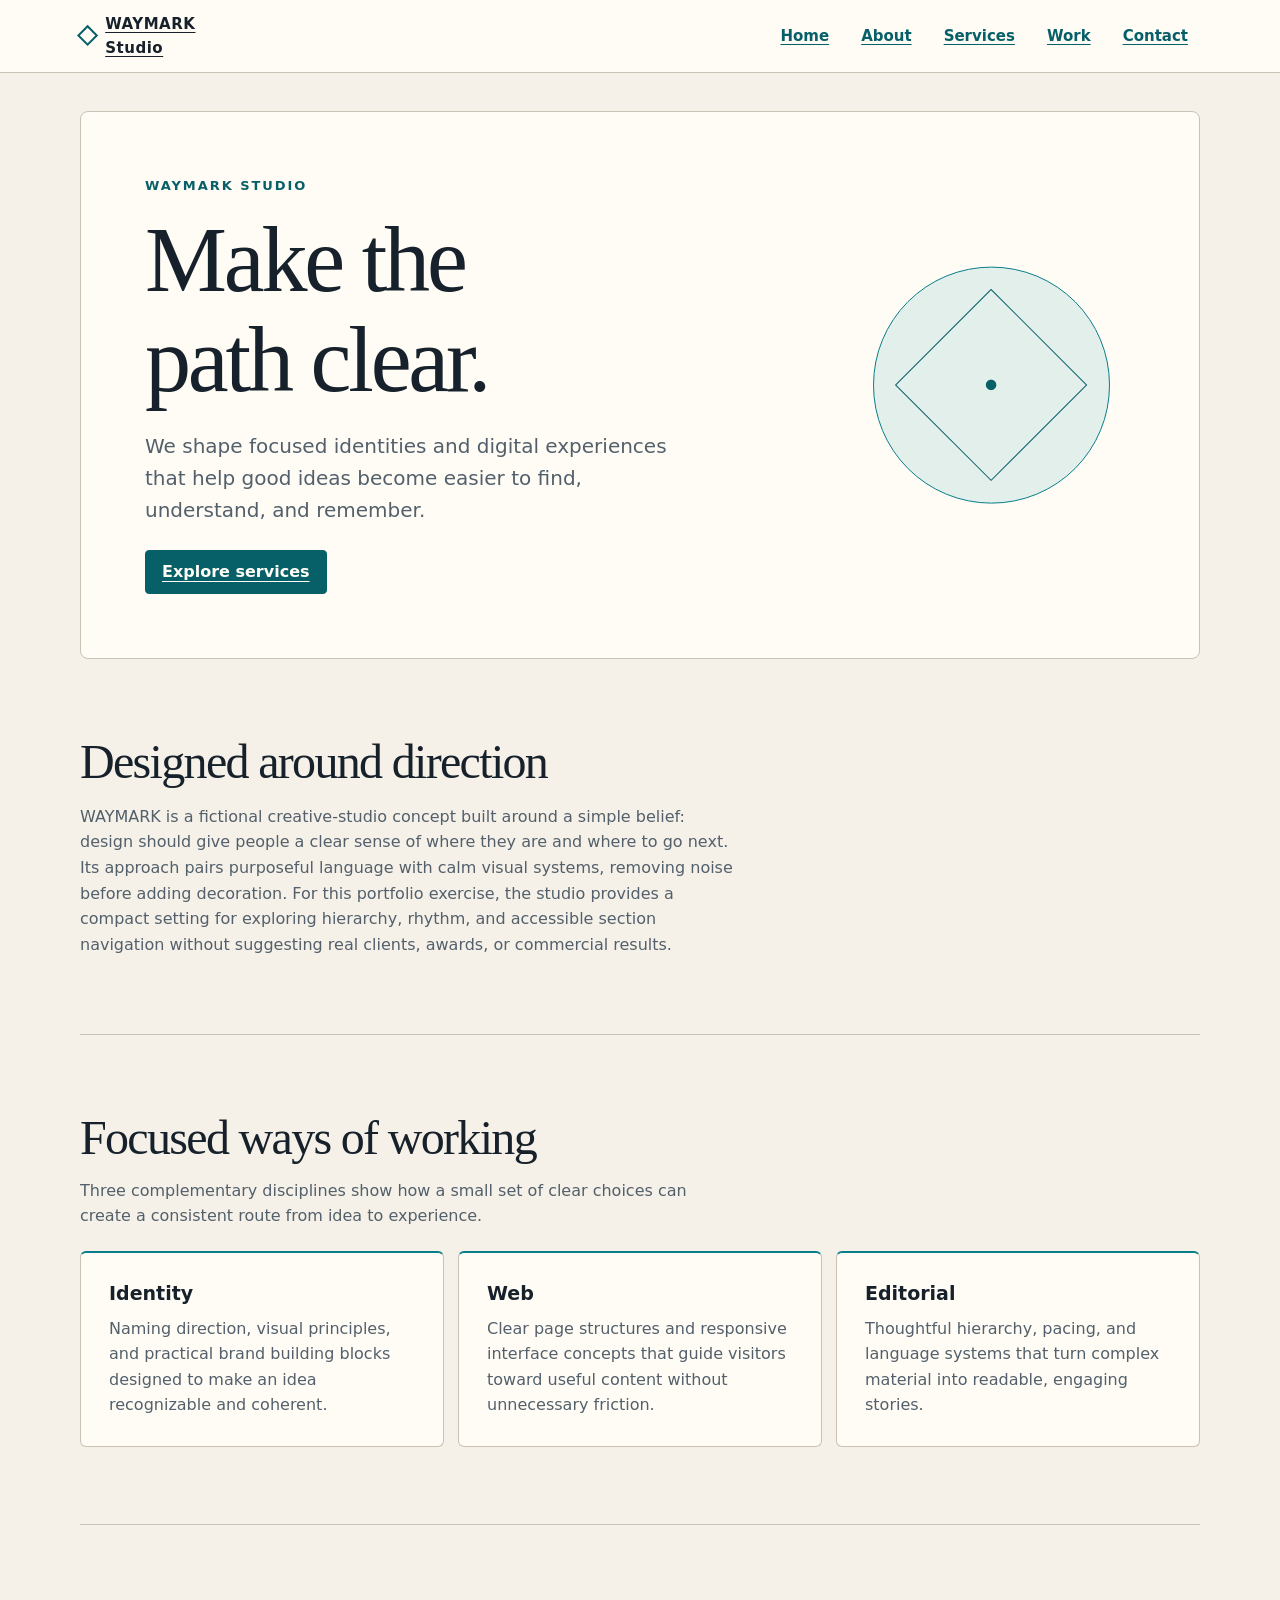
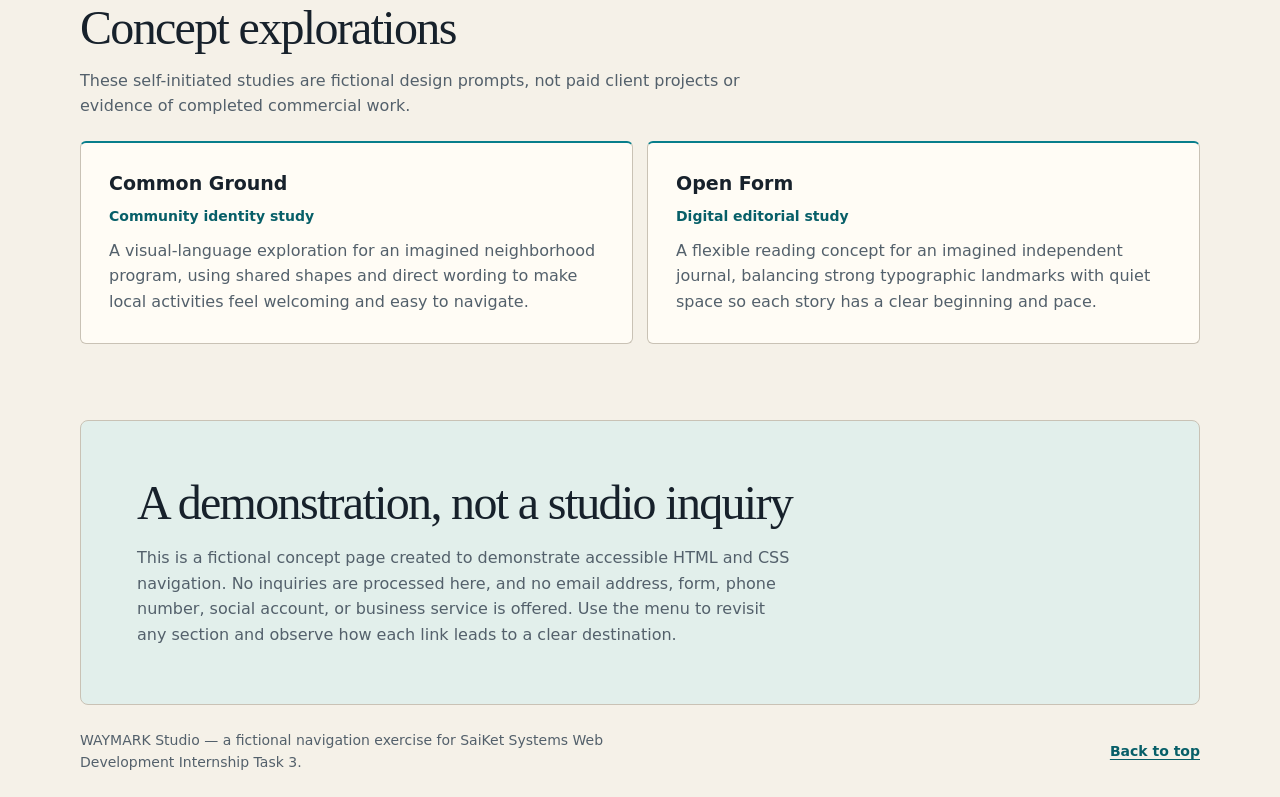
<file: task-3-navigation-menu/index.html>
<!doctype html>
<html lang="en">
  <head>
    <meta charset="utf-8">
    <meta name="viewport" content="width=device-width, initial-scale=1">
    <title>WAYMARK Studio | Simple Section Navigation</title>
    <meta
      name="description"
      content="Explore a fictional creative studio concept through a clear, accessible HTML and CSS section navigation demo."
    >
    <link rel="stylesheet" href="./css/style.css">
  </head>
  <body>
    <a href="#main-content">Skip to main content</a>

    <header>
      <a href="#home">WAYMARK Studio</a>
      <nav aria-label="Main navigation">
        <ul>
          <li><a href="#home">Home</a></li>
          <li><a href="#about">About</a></li>
          <li><a href="#services">Services</a></li>
          <li><a href="#work">Work</a></li>
          <li><a href="#contact">Contact</a></li>
        </ul>
      </nav>
    </header>

    <main id="main-content" tabindex="-1">
      <section id="home" aria-labelledby="home-heading">
        <p>WAYMARK Studio</p>
        <h1 id="home-heading">Make the path clear.</h1>
        <p>
          We shape focused identities and digital experiences that help good ideas
          become easier to find, understand, and remember.
        </p>
        <a href="#services">Explore services</a>
      </section>

      <section id="about" aria-labelledby="about-heading">
        <h2 id="about-heading">Designed around direction</h2>
        <p>
          WAYMARK is a fictional creative-studio concept built around a simple
          belief: design should give people a clear sense of where they are and
          where to go next. Its approach pairs purposeful language with calm
          visual systems, removing noise before adding decoration. For this
          portfolio exercise, the studio provides a compact setting for exploring
          hierarchy, rhythm, and accessible section navigation without suggesting
          real clients, awards, or commercial results.
        </p>
      </section>

      <section id="services" aria-labelledby="services-heading">
        <h2 id="services-heading">Focused ways of working</h2>
        <p>
          Three complementary disciplines show how a small set of clear choices
          can create a consistent route from idea to experience.
        </p>
        <div>
          <h3>Identity</h3>
          <p>
            Naming direction, visual principles, and practical brand building
            blocks designed to make an idea recognizable and coherent.
          </p>
        </div>
        <div>
          <h3>Web</h3>
          <p>
            Clear page structures and responsive interface concepts that guide
            visitors toward useful content without unnecessary friction.
          </p>
        </div>
        <div>
          <h3>Editorial</h3>
          <p>
            Thoughtful hierarchy, pacing, and language systems that turn complex
            material into readable, engaging stories.
          </p>
        </div>
      </section>

      <section id="work" aria-labelledby="work-heading">
        <h2 id="work-heading">Concept explorations</h2>
        <p>
          These self-initiated studies are fictional design prompts, not paid
          client projects or evidence of completed commercial work.
        </p>
        <div>
          <h3>Common Ground</h3>
          <p>Community identity study</p>
          <p>
            A visual-language exploration for an imagined neighborhood program,
            using shared shapes and direct wording to make local activities feel
            welcoming and easy to navigate.
          </p>
        </div>
        <div>
          <h3>Open Form</h3>
          <p>Digital editorial study</p>
          <p>
            A flexible reading concept for an imagined independent journal,
            balancing strong typographic landmarks with quiet space so each story
            has a clear beginning and pace.
          </p>
        </div>
      </section>

      <section id="contact" aria-labelledby="contact-heading">
        <h2 id="contact-heading">A demonstration, not a studio inquiry</h2>
        <p>
          This is a fictional concept page created to demonstrate accessible HTML
          and CSS navigation. No inquiries are processed here, and no email
          address, form, phone number, social account, or business service is
          offered. Use the menu to revisit any section and observe how each link
          leads to a clear destination.
        </p>
      </section>
    </main>

    <footer>
      <p>
        WAYMARK Studio — a fictional navigation exercise for SaiKet Systems Web
        Development Internship Task 3.
      </p>
      <a href="#home">Back to top</a>
    </footer>
  </body>
</html>
</file>
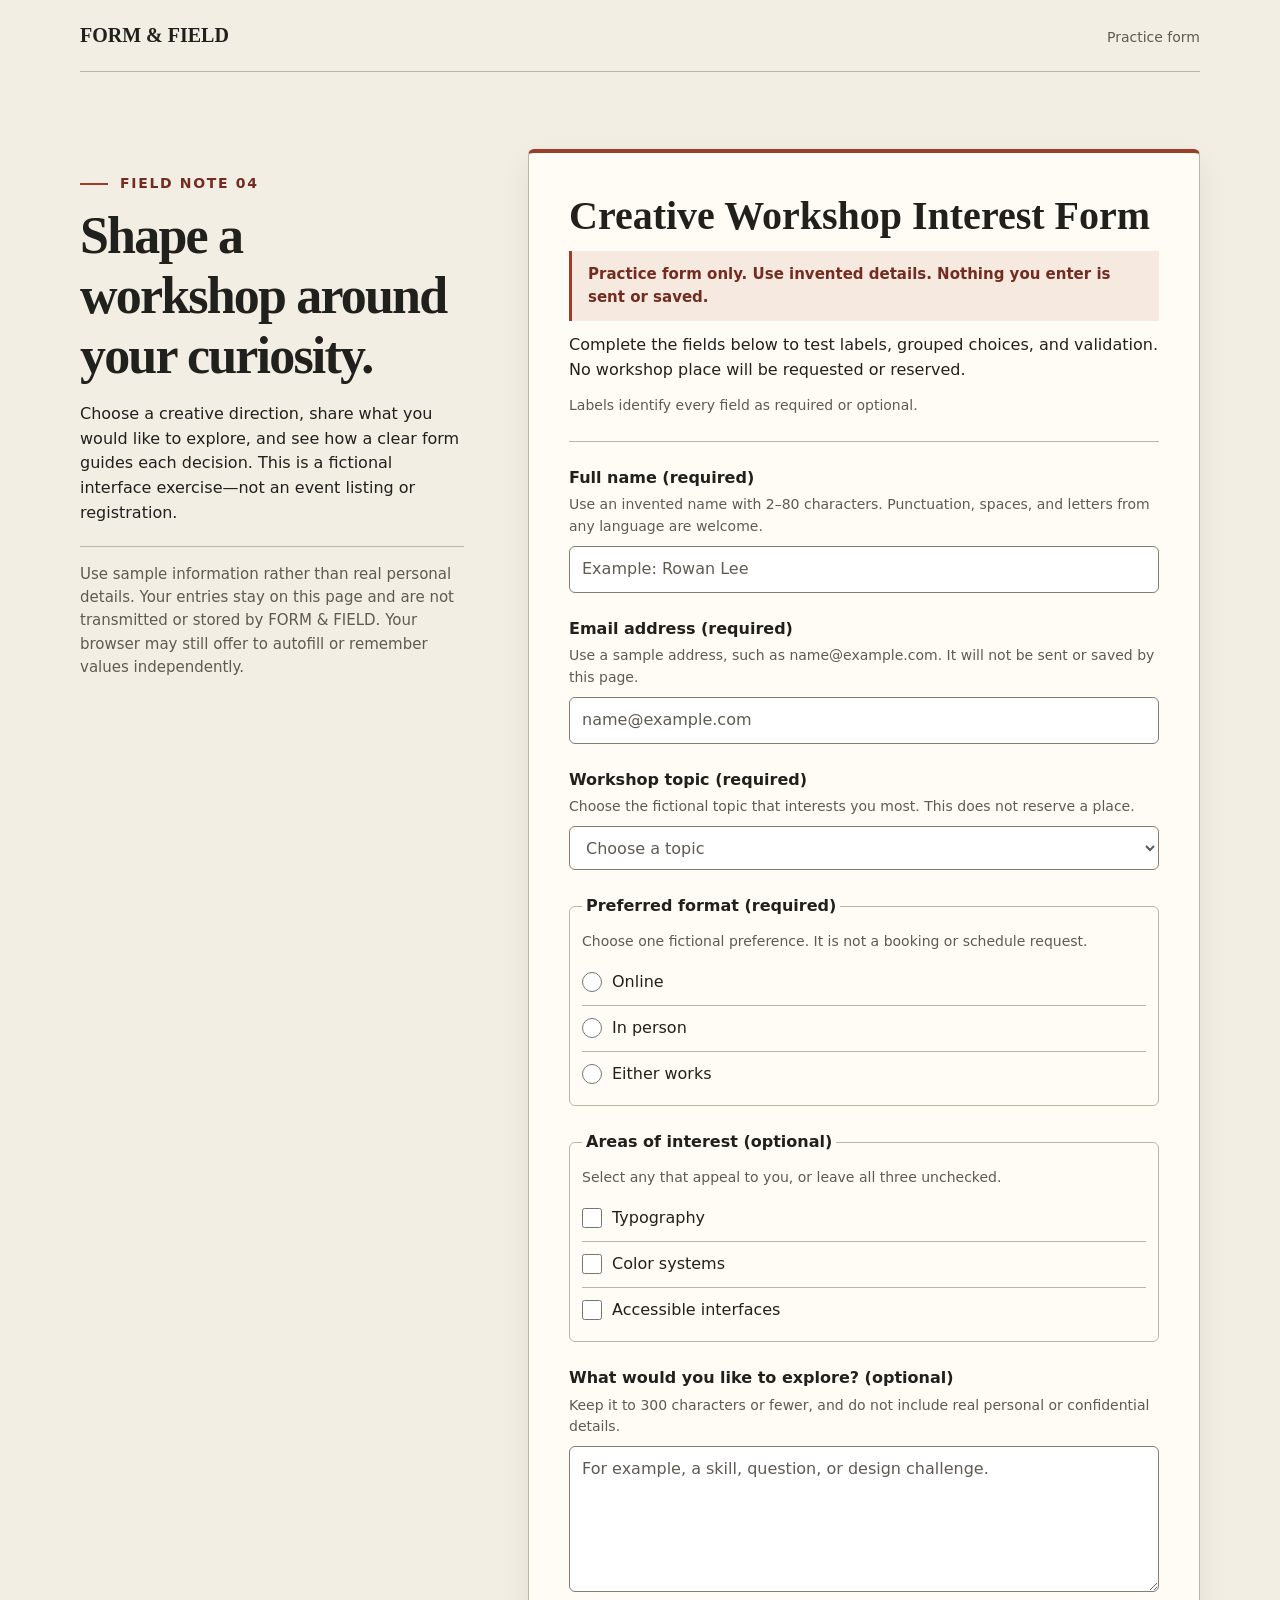
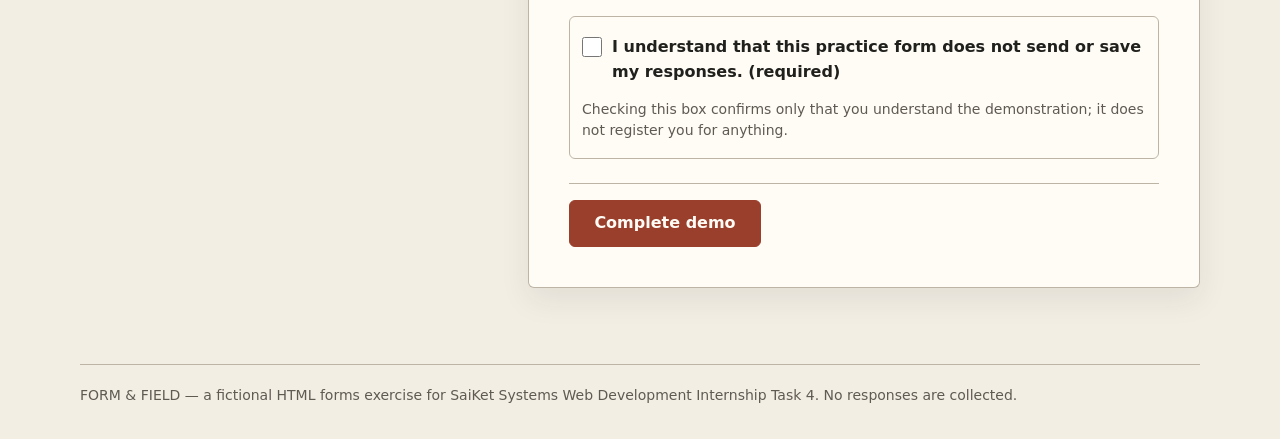
<file: task-4-html-forms/index.html>
<!doctype html>
<html lang="en">
<head>
  <meta charset="utf-8">
  <meta name="viewport" content="width=device-width, initial-scale=1">
  <title>FORM &amp; FIELD | Creative Workshop Interest Form Demo</title>
  <meta name="description" content="Try an accessible fictional workshop interest form that validates sample details without sending or saving responses.">
  <link rel="stylesheet" href="./css/style.css">
  <script src="./js/main.js" defer></script>
</head>
<body>
  <a class="skip-link" href="#workshop-form">Skip to form</a>

  <header class="site-header">
    <p class="site-identity">FORM &amp; FIELD</p>
    <p>Practice form</p>
  </header>

  <main>
    <div class="page-intro">
      <p class="eyebrow">FIELD NOTE 04</p>
      <h1>Shape a workshop around your curiosity.</h1>
      <p>Choose a creative direction, share what you would like to explore, and see how a clear form guides each decision. This is a fictional interface exercise—not an event listing or registration.</p>
      <p>Use sample information rather than real personal details. Your entries stay on this page and are not transmitted or stored by FORM &amp; FIELD. Your browser may still offer to autofill or remember values independently.</p>
    </div>

    <section id="workshop-form" class="form-card" tabindex="-1"
      aria-labelledby="workshop-form-heading" aria-describedby="practice-disclaimer">
      <h2 id="workshop-form-heading">Creative Workshop Interest Form</h2>
      <p id="practice-disclaimer">Practice form only. Use invented details. Nothing you enter is sent or saved.</p>
      <p>Complete the fields below to test labels, grouped choices, and validation. No workshop place will be requested or reserved.</p>
      <p>Labels identify every field as required or optional.</p>

      <form id="interest-form" aria-labelledby="workshop-form-heading">
        <div class="form-field">
          <label for="full-name">Full name (required)</label>
          <p id="full-name-hint" class="field-hint">Use an invented name with 2–80 characters. Punctuation, spaces, and letters from any language are welcome.</p>
          <input type="text" id="full-name" name="fullName" autocomplete="name"
            required minlength="2" maxlength="80" placeholder="Example: Rowan Lee"
            aria-describedby="full-name-hint">
          <p id="full-name-error" class="field-error" hidden></p>
        </div>

        <div class="form-field">
          <label for="email-address">Email address (required)</label>
          <p id="email-address-hint" class="field-hint">Use a sample address, such as name@example.com. It will not be sent or saved by this page.</p>
          <input type="email" id="email-address" name="email" autocomplete="email"
            inputmode="email" required maxlength="254" placeholder="name@example.com"
            aria-describedby="email-address-hint">
          <p id="email-address-error" class="field-error" hidden></p>
        </div>

        <div class="form-field">
          <label for="workshop-topic">Workshop topic (required)</label>
          <p id="workshop-topic-hint" class="field-hint">Choose the fictional topic that interests you most. This does not reserve a place.</p>
          <select id="workshop-topic" name="workshopTopic" required aria-describedby="workshop-topic-hint">
            <option value="" selected disabled>Choose a topic</option>
            <option value="visual-identity">Visual Identity</option>
            <option value="interface-design">Interface Design</option>
            <option value="editorial-layout">Editorial Layout</option>
          </select>
          <p id="workshop-topic-error" class="field-error" hidden></p>
        </div>

        <fieldset id="preferred-format-group" class="form-group" aria-describedby="preferred-format-hint">
          <legend>Preferred format (required)</legend>
          <p id="preferred-format-hint" class="field-hint">Choose one fictional preference. It is not a booking or schedule request.</p>
          <div class="form-choice">
            <input type="radio" id="format-online" name="preferredFormat" value="online" required>
            <label for="format-online">Online</label>
          </div>
          <div class="form-choice">
            <input type="radio" id="format-in-person" name="preferredFormat" value="in-person" required>
            <label for="format-in-person">In person</label>
          </div>
          <div class="form-choice">
            <input type="radio" id="format-either" name="preferredFormat" value="either" required>
            <label for="format-either">Either works</label>
          </div>
          <p id="preferred-format-error" class="field-error" hidden></p>
        </fieldset>

        <fieldset id="areas-of-interest-group" class="form-group" aria-describedby="areas-of-interest-hint">
          <legend>Areas of interest (optional)</legend>
          <p id="areas-of-interest-hint" class="field-hint">Select any that appeal to you, or leave all three unchecked.</p>
          <div class="form-choice">
            <input type="checkbox" id="interest-typography" name="areasOfInterest" value="typography">
            <label for="interest-typography">Typography</label>
          </div>
          <div class="form-choice">
            <input type="checkbox" id="interest-color-systems" name="areasOfInterest" value="color-systems">
            <label for="interest-color-systems">Color systems</label>
          </div>
          <div class="form-choice">
            <input type="checkbox" id="interest-accessible-interfaces" name="areasOfInterest" value="accessible-interfaces">
            <label for="interest-accessible-interfaces">Accessible interfaces</label>
          </div>
        </fieldset>

        <div class="form-field">
          <label for="exploration-notes">What would you like to explore? (optional)</label>
          <p id="exploration-notes-hint" class="field-hint">Keep it to 300 characters or fewer, and do not include real personal or confidential details.</p>
          <textarea id="exploration-notes" name="explorationNotes" rows="5" maxlength="300"
            placeholder="For example, a skill, question, or design challenge."
            aria-describedby="exploration-notes-hint"></textarea>
          <p id="exploration-notes-error" class="field-error" hidden></p>
        </div>

        <div class="form-field">
          <div class="form-choice">
            <input type="checkbox" id="demo-acknowledgement" name="demoAcknowledgement"
              value="understood" required aria-describedby="demo-acknowledgement-hint">
            <label for="demo-acknowledgement">I understand that this practice form does not send or save my responses. (required)</label>
          </div>
          <p id="demo-acknowledgement-hint" class="field-hint">Checking this box confirms only that you understand the demonstration; it does not register you for anything.</p>
          <p id="demo-acknowledgement-error" class="field-error" hidden></p>
        </div>

        <div class="form-actions">
          <p id="form-status" role="status" aria-atomic="true"></p>
          <button type="submit" id="complete-demo" disabled>Complete demo</button>
          <noscript>
            <p>This demo needs JavaScript to check the form safely. You can still review and edit every field, but the Complete demo button will remain unavailable and nothing will be submitted.</p>
          </noscript>
        </div>
      </form>
    </section>
  </main>

  <footer class="site-footer">
    <p>FORM &amp; FIELD — a fictional HTML forms exercise for SaiKet Systems Web Development Internship Task 4. No responses are collected.</p>
  </footer>
</body>
</html>
</file>
<file: task-1-portfolio/css/style.css>
/*
 * Bilal Koubar portfolio
 * Original, dependency-free editorial engineering design system with progressive enhancements.
 */

/* Dark is the base. System light applies only without a data-theme override. */
:root {
  color-scheme: dark;

  --color-bg: #0b1922;
  --color-surface: #142b35;
  --color-surface-alt: #1a3640;
  --color-text: #eaf4f4;
  --color-muted: #aec3cb;
  --color-accent: #40ddb6;
  --color-on-accent: #0b1922;
  --color-border: #36515c;
  --color-warm: #e8b47f;
  --color-focus: #82ebd1;

  --color-accent-soft: rgb(64 221 182 / 12%);
  --color-warm-soft: rgb(232 180 127 / 11%);
  --color-media-bg: #08151d;
  --color-header-bg: rgb(11 25 34 / 94%);
  --shadow-card: 0 1.5rem 3.75rem rgb(0 0 0 / 18%);
  --shadow-subtle: 0 0.75rem 2rem rgb(0 0 0 / 12%);

  --font-sans: "Manrope", "Inter", system-ui, -apple-system, BlinkMacSystemFont, "Segoe UI",
    sans-serif;
  --font-mono: "IBM Plex Mono", "SFMono-Regular", Consolas, "Liberation Mono", monospace;

  --space-1: 0.25rem;
  --space-2: 0.5rem;
  --space-3: 0.75rem;
  --space-4: 1rem;
  --space-6: 1.5rem;
  --space-8: 2rem;
  --space-12: 3rem;
  --space-16: 4rem;
  --space-24: 6rem;
  --space-32: 8rem;

  --radius-sm: 0.5rem;
  --radius-card: 0.875rem;
  --radius-feature: 1.375rem;
  --radius-pill: 999px;

  --container-shell: 81rem;
  --gutter: 1.25rem;
  --header-offset: 13.5rem;
  --transition-fast: 180ms ease;
}

@media (prefers-color-scheme: light) {
  :root:not([data-theme]) {
    color-scheme: light;

    --color-bg: #f8faf9;
    --color-surface: #ffffff;
    --color-surface-alt: #ecf3f1;
    --color-text: #13242c;
    --color-muted: #415963;
    --color-accent: #006e62;
    --color-on-accent: #ffffff;
    --color-border: #d5e1e1;
    --color-warm: #925927;
    --color-focus: #006e62;

    --color-accent-soft: rgb(0 110 98 / 9%);
    --color-warm-soft: rgb(146 89 39 / 9%);
    --color-media-bg: #e7efed;
    --color-header-bg: rgb(248 250 249 / 94%);
    --shadow-card: 0 1.5rem 3.75rem rgb(28 56 61 / 10%);
    --shadow-subtle: 0 0.75rem 2rem rgb(28 56 61 / 8%);
  }
}

html[data-theme="light"] {
  color-scheme: light;

  --color-bg: #f8faf9;
  --color-surface: #ffffff;
  --color-surface-alt: #ecf3f1;
  --color-text: #13242c;
  --color-muted: #415963;
  --color-accent: #006e62;
  --color-on-accent: #ffffff;
  --color-border: #d5e1e1;
  --color-warm: #925927;
  --color-focus: #006e62;

  --color-accent-soft: rgb(0 110 98 / 9%);
  --color-warm-soft: rgb(146 89 39 / 9%);
  --color-media-bg: #e7efed;
  --color-header-bg: rgb(248 250 249 / 94%);
  --shadow-card: 0 1.5rem 3.75rem rgb(28 56 61 / 10%);
  --shadow-subtle: 0 0.75rem 2rem rgb(28 56 61 / 8%);
}

html[data-theme="dark"] {
  color-scheme: dark;

  --color-bg: #0b1922;
  --color-surface: #142b35;
  --color-surface-alt: #1a3640;
  --color-text: #eaf4f4;
  --color-muted: #aec3cb;
  --color-accent: #40ddb6;
  --color-on-accent: #0b1922;
  --color-border: #36515c;
  --color-warm: #e8b47f;
  --color-focus: #82ebd1;

  --color-accent-soft: rgb(64 221 182 / 12%);
  --color-warm-soft: rgb(232 180 127 / 11%);
  --color-media-bg: #08151d;
  --color-header-bg: rgb(11 25 34 / 94%);
  --shadow-card: 0 1.5rem 3.75rem rgb(0 0 0 / 18%);
  --shadow-subtle: 0 0.75rem 2rem rgb(0 0 0 / 12%);
}

/* ---------- Reset and global foundations ---------- */

*,
*::before,
*::after {
  box-sizing: border-box;
}

html {
  background: var(--color-bg);
  scroll-behavior: smooth;
  text-size-adjust: 100%;
}

body {
  margin: 0;
  overflow-x: clip;
  background: var(--color-bg);
  color: var(--color-text);
  font-family: var(--font-sans);
  font-size: clamp(1rem, 0.97rem + 0.13vw, 1.075rem);
  line-height: 1.65;
  text-rendering: optimizeLegibility;
  transition:
    background-color var(--transition-fast),
    color var(--transition-fast);
}

[hidden] {
  display: none !important;
}

img,
picture,
svg {
  display: block;
  max-width: 100%;
}

img {
  height: auto;
}

figure,
blockquote,
dl,
dd {
  margin: 0;
}

button,
input,
textarea,
select {
  color: inherit;
  font: inherit;
}

button,
a {
  -webkit-tap-highlight-color: transparent;
}

a {
  color: var(--color-accent);
  text-decoration-thickness: 0.08em;
  text-underline-offset: 0.2em;
  overflow-wrap: anywhere;
}

a:hover {
  text-decoration-thickness: 0.14em;
}

:focus-visible {
  outline: 0.1875rem solid var(--color-focus);
  outline-offset: 0.25rem;
}

::selection {
  background: var(--color-accent);
  color: var(--color-on-accent);
}

main:focus {
  outline: none;
}

h1,
h2,
h3,
h4,
p {
  overflow-wrap: break-word;
}

h1,
h2,
h3,
h4 {
  margin-block: 0;
  color: var(--color-text);
  font-weight: 760;
  letter-spacing: -0.025em;
  line-height: 1.14;
}

p {
  margin-block: 0;
}

ul,
ol {
  margin-block: 0;
}

button:disabled,
input:disabled,
textarea:disabled {
  cursor: not-allowed;
  opacity: 0.58;
}

.hero,
.section,
.site-footer,
.site-header__inner {
  width: 100%;
  max-width: var(--container-shell);
  margin-inline: auto;
  padding-inline: var(--gutter);
}

.section {
  padding-block: clamp(var(--space-16), 9vw, var(--space-32));
  border-top: 1px solid var(--color-border);
  scroll-margin-top: var(--header-offset);
}

.section-label {
  margin-block-end: var(--space-4);
  color: var(--color-accent);
  font-family: var(--font-mono);
  font-size: 0.8125rem;
  font-weight: 700;
  letter-spacing: 0.11em;
  line-height: 1.5;
}

.section > h2 {
  max-width: 18ch;
  margin-block-end: var(--space-6);
  font-size: clamp(2.15rem, 1.78rem + 1.75vw, 3.5rem);
  letter-spacing: -0.045em;
  line-height: 1.06;
}

.section > p:not(.section-label) {
  max-width: 68ch;
  color: var(--color-muted);
}

/* ---------- Skip link and header ---------- */

.skip-link {
  position: fixed;
  z-index: 1000;
  inset-block-start: var(--space-3);
  inset-inline-start: var(--space-3);
  padding: 0.75rem 1rem;
  transform: translateY(-160%);
  border: 2px solid var(--color-focus);
  border-radius: var(--radius-sm);
  background: var(--color-surface);
  color: var(--color-text);
  font-weight: 700;
  text-decoration: none;
  transition: transform var(--transition-fast);
}

.skip-link:focus {
  transform: translateY(0);
}

.site-header {
  position: sticky;
  z-index: 100;
  inset-block-start: 0;
  border-bottom: 1px solid var(--color-border);
  background: var(--color-surface);
  background: var(--color-header-bg);
  backdrop-filter: blur(1rem);
}

.site-header__inner {
  display: flex;
  flex-wrap: wrap;
  align-items: center;
  gap: var(--space-2) var(--space-4);
  min-height: 4.5rem;
  padding-block: var(--space-3);
}

.site-header__wordmark {
  order: 1;
  margin-inline-end: auto;
  color: var(--color-text);
  font-size: 1.05rem;
  font-weight: 800;
  letter-spacing: -0.02em;
  text-decoration: none;
  white-space: nowrap;
}

.site-header__wordmark::after {
  display: inline-block;
  width: 0.42rem;
  height: 0.42rem;
  margin-inline-start: 0.42rem;
  border-radius: 50%;
  background: var(--color-accent);
  content: "";
  vertical-align: 0.08em;
}

.primary-navigation {
  order: 4;
  flex-basis: 100%;
  width: 100%;
}

.primary-navigation__list {
  display: grid;
  grid-template-columns: repeat(2, minmax(0, 1fr));
  gap: var(--space-1);
  padding: 0;
  list-style: none;
}

.primary-navigation a {
  display: flex;
  align-items: center;
  justify-content: center;
  min-height: 2.75rem;
  padding: 0.45rem 0.3rem;
  border-radius: var(--radius-sm);
  color: var(--color-muted);
  font-size: 0.875rem;
  font-weight: 650;
  line-height: 1.2;
  text-align: center;
  text-decoration: none;
  white-space: nowrap;
  transition:
    background-color var(--transition-fast),
    color var(--transition-fast);
}

.primary-navigation a:hover {
  background: var(--color-accent-soft);
  color: var(--color-text);
}

.primary-navigation a[aria-current="location"] {
  background: var(--color-accent-soft);
  color: var(--color-accent);
  text-decoration: underline;
  text-decoration-thickness: 0.12em;
}

.site-header__menu-toggle,
.site-header__theme-toggle {
  flex: 0 0 auto;
  min-height: 2.75rem;
  padding: 0.55rem 0.65rem;
  border: 1px solid var(--color-muted);
  border-radius: var(--radius-pill);
  background: var(--color-surface-alt);
  color: var(--color-text);
  font-size: 0.875rem;
  font-weight: 700;
  cursor: pointer;
}

.site-header__menu-toggle {
  order: 2;
}

.site-header__theme-toggle {
  order: 3;
}

.site-header__menu-toggle[aria-expanded="true"],
.site-header__theme-toggle[aria-pressed="true"] {
  border-color: var(--color-accent);
  background: var(--color-accent-soft);
}

/*
 * Chunk 3 menu contract: JS adds html.js-enabled and data-menu-ready="true"
 * only after listeners exist, then toggles data-menu-open on .site-header.
 * Without both readiness hooks the native navigation always stays visible.
 */
@media (max-width: 67.99rem) {
  html.js-enabled .site-header[data-menu-ready="true"] .primary-navigation {
    display: none;
  }

  html.js-enabled .site-header[data-menu-ready="true"][data-menu-open="true"]
    .primary-navigation {
    display: block;
  }
}

@media (min-width: 24rem) {
  :root {
    --header-offset: 10.5rem;
  }

  .primary-navigation__list {
    grid-template-columns: repeat(3, minmax(0, 1fr));
  }
}

/* ---------- Hero ---------- */

.hero {
  display: grid;
  gap: var(--space-12);
  align-items: center;
  min-height: min(52rem, calc(100svh - 4.5rem));
  padding-block: clamp(var(--space-12), 8vw, var(--space-24));
  scroll-margin-top: var(--header-offset);
}

.hero__content {
  max-width: 47rem;
}

.hero h1 {
  max-width: 15ch;
  margin-block-end: var(--space-6);
  font-size: clamp(2.6rem, 2.05rem + 3.2vw, 5.4rem);
  letter-spacing: -0.057em;
  line-height: 1.01;
}

.hero__introduction {
  max-width: 62ch;
  color: var(--color-muted);
  font-size: clamp(1.05rem, 1rem + 0.25vw, 1.2rem);
}

.hero__actions {
  display: grid;
  gap: var(--space-3);
  margin-block: var(--space-8) var(--space-6);
  padding: 0;
  list-style: none;
}

.hero__actions a {
  display: flex;
  align-items: center;
  justify-content: center;
  min-height: 3rem;
  padding: 0.7rem 1.15rem;
  border: 1px solid transparent;
  border-radius: var(--radius-sm);
  font-size: 0.95rem;
  font-weight: 750;
  text-align: center;
  text-decoration: none;
  transition:
    transform var(--transition-fast),
    border-color var(--transition-fast),
    background-color var(--transition-fast),
    color var(--transition-fast);
}

.hero__actions li:first-child a {
  background: var(--color-accent);
  color: var(--color-on-accent);
}

.hero__actions li:nth-child(2) a {
  border-color: var(--color-muted);
  background: var(--color-surface);
  color: var(--color-text);
}

.hero__actions li:nth-child(3) a {
  color: var(--color-accent);
}

.hero__actions a:hover {
  transform: translateY(-0.125rem);
}

.hero__actions li:nth-child(2) a:hover {
  border-color: var(--color-accent);
}

.hero__caption {
  color: var(--color-warm);
  font-family: var(--font-mono);
  font-size: 0.82rem;
  letter-spacing: 0.035em;
}

.hero__portrait {
  position: relative;
  isolation: isolate;
  width: calc(100% - 0.75rem);
  max-width: 32rem;
  margin-inline: auto;
  padding: clamp(0.5rem, 1.5vw, 0.75rem);
  border: 1px solid var(--color-border);
  border-radius: var(--radius-feature);
  background: var(--color-surface);
  box-shadow: var(--shadow-card);
}

.hero__portrait::before {
  position: absolute;
  z-index: -1;
  inset: -0.65rem;
  transform: translate(0.8rem, 0.8rem);
  border: 1px solid var(--color-accent);
  border-radius: var(--radius-feature);
  content: "";
}

.hero__portrait img {
  width: 100%;
  border-radius: calc(var(--radius-feature) - 0.45rem);
  object-fit: contain;
}

/* ---------- About ---------- */

.about > p:not(.section-label) {
  font-size: clamp(1.05rem, 1rem + 0.2vw, 1.16rem);
}

.about__metadata {
  margin-block-start: var(--space-8);
}

.about__metadata > div {
  padding: var(--space-4);
  border-inline-start: 0.1875rem solid var(--color-warm);
  background: var(--color-warm-soft);
}

.about__metadata dt,
.project-card__details dt {
  color: var(--color-muted);
  font-family: var(--font-mono);
  font-size: 0.75rem;
  font-weight: 700;
  letter-spacing: 0.1em;
  text-transform: uppercase;
}

.about__metadata dd,
.project-card__details dd {
  margin-block-start: var(--space-1);
  color: var(--color-text);
  font-weight: 700;
}

.about__specialties {
  display: grid;
  gap: var(--space-4);
  margin-block-start: var(--space-8);
}

.specialty-card {
  padding: var(--space-6);
  border: 1px solid var(--color-border);
  border-radius: var(--radius-card);
  background: var(--color-surface);
  box-shadow: var(--shadow-subtle);
}

.specialty-card h3 {
  margin-block-end: var(--space-3);
  font-size: 1.15rem;
}

.specialty-card p {
  color: var(--color-muted);
}

/* ---------- Skills ---------- */

.skills__legend {
  display: grid;
  gap: var(--space-3);
  margin-block: var(--space-8);
}

.skills__legend p {
  padding: var(--space-4);
  border: 1px solid var(--color-border);
  border-radius: var(--radius-sm);
  background: var(--color-surface-alt);
  color: var(--color-muted);
}

.skills__legend strong {
  color: var(--color-text);
}

.skills__groups {
  display: grid;
  gap: var(--space-4);
}

.skill-group {
  padding: clamp(var(--space-6), 4vw, var(--space-8));
  border: 1px solid var(--color-border);
  border-radius: var(--radius-card);
  background: var(--color-surface);
  box-shadow: var(--shadow-subtle);
}

.skill-group:first-child {
  border-block-start: 0.1875rem solid var(--color-accent);
}

.skill-group:last-child {
  border-block-start: 0.1875rem solid var(--color-warm);
}

.skill-group > h3 {
  margin-block-end: var(--space-6);
  font-size: clamp(1.3rem, 1.16rem + 0.5vw, 1.65rem);
}

.skill-subgroup + .skill-subgroup {
  margin-block-start: var(--space-6);
  padding-block-start: var(--space-6);
  border-block-start: 1px solid var(--color-border);
}

.skill-subgroup h4 {
  margin-block-end: var(--space-3);
  color: var(--color-muted);
  font-family: var(--font-mono);
  font-size: 0.78rem;
  letter-spacing: 0.08em;
  text-transform: uppercase;
}

.tag-list {
  display: flex;
  flex-wrap: wrap;
  gap: var(--space-2);
  padding: 0;
  list-style: none;
}

.tag-list li {
  max-width: 100%;
  padding: 0.42rem 0.72rem;
  border: 1px solid var(--color-border);
  border-radius: var(--radius-pill);
  background: var(--color-accent-soft);
  color: var(--color-text);
  font-size: 0.82rem;
  font-weight: 650;
  line-height: 1.25;
  overflow-wrap: anywhere;
}

.skill-group:last-child .tag-list li {
  background: var(--color-warm-soft);
}

/* ---------- Projects ---------- */

.projects > p:not(.section-label) {
  margin-block-end: var(--space-8);
}

.project-filters {
  margin-block: var(--space-8);
  padding: var(--space-4);
  border: 1px solid var(--color-border);
  border-radius: var(--radius-card);
  background: var(--color-surface);
}

.project-filters > p:first-child {
  margin-block-end: var(--space-3);
  font-weight: 700;
}

.project-filters [role="group"] {
  display: flex;
  flex-wrap: wrap;
  gap: var(--space-2);
}

.project-filters button,
.project-media button[data-gallery-trigger],
.gallery-dialog button,
.contact-form button {
  min-height: 2.75rem;
  padding: 0.55rem 0.9rem;
  border: 1px solid var(--color-muted);
  border-radius: var(--radius-pill);
  background: var(--color-surface-alt);
  color: var(--color-text);
  font-weight: 700;
  cursor: pointer;
  transition:
    border-color var(--transition-fast),
    background-color var(--transition-fast),
    color var(--transition-fast);
}

.project-filters button[aria-pressed="true"] {
  border-color: var(--color-accent);
  background: var(--color-accent);
  color: var(--color-on-accent);
}

.project-filters__status {
  margin-block-start: var(--space-3);
  color: var(--color-muted);
  font-size: 0.9rem;
}

.projects__list {
  display: grid;
  gap: clamp(var(--space-8), 6vw, var(--space-16));
}

.project-card {
  display: grid;
  gap: var(--space-6);
  padding: clamp(var(--space-6), 4vw, var(--space-12));
  border: 1px solid var(--color-border);
  border-radius: var(--radius-feature);
  background: var(--color-surface);
  box-shadow: var(--shadow-card);
  scroll-margin-top: var(--header-offset);
}

.project-card__header {
  padding-block-end: var(--space-4);
  border-block-end: 1px solid var(--color-border);
}

.project-card__index {
  margin-block-end: var(--space-3);
  color: var(--color-accent);
  font-family: var(--font-mono);
  font-size: 0.78rem;
  font-weight: 700;
  letter-spacing: 0.1em;
}

.project-card__header h3 {
  max-width: 24ch;
  margin-block-end: var(--space-3);
  font-size: clamp(1.65rem, 1.4rem + 1vw, 2.4rem);
  letter-spacing: -0.04em;
  line-height: 1.08;
}

.project-card__header p:not(.project-card__index) {
  color: var(--color-muted);
  font-size: 0.9rem;
}

.project-card__header p:not(.project-card__index) + p {
  margin-block-start: var(--space-2);
  color: var(--color-warm);
  font-family: var(--font-mono);
  font-size: 0.78rem;
}

.project-card__details > div {
  padding-inline-start: var(--space-4);
  border-inline-start: 0.1875rem solid var(--color-warm);
}

.project-card > p:not(.project-card__actions) {
  max-width: 62ch;
  color: var(--color-muted);
}

.project-card__technologies h4,
.project-card__evidence h4 {
  margin-block-end: var(--space-3);
  color: var(--color-muted);
  font-family: var(--font-mono);
  font-size: 0.76rem;
  letter-spacing: 0.08em;
  text-transform: uppercase;
}

.project-card__evidence ul {
  display: grid;
  gap: var(--space-2);
  padding: 0;
  list-style: none;
}

.project-card__evidence li {
  position: relative;
  padding-inline-start: 1.15rem;
  color: var(--color-text);
  font-size: 0.93rem;
}

.project-card__evidence li::before {
  position: absolute;
  inset-block-start: 0.67em;
  inset-inline-start: 0;
  width: 0.38rem;
  height: 0.38rem;
  border-radius: 50%;
  background: var(--color-accent);
  content: "";
}

/* Natural ratios stay intact; height bounds keep mobile screenshots editorially compact. */
.project-card__gallery {
  display: grid;
  gap: var(--space-3);
  align-self: start;
  min-width: 0;
}

#project-dolarji .project-card__gallery {
  grid-template-columns: repeat(2, minmax(0, 1fr));
}

#project-dolarji .project-media:nth-child(3) {
  grid-column: 1 / -1;
}

.project-media {
  position: relative;
  display: grid;
  align-content: start;
  gap: var(--space-2);
  min-width: 0;
  padding: var(--space-2);
  border: 1px solid var(--color-border);
  border-radius: var(--radius-card);
  background: var(--color-media-bg);
}

.project-media img {
  width: auto;
  max-width: 100%;
  height: auto;
  max-height: 28rem;
  margin-inline: auto;
  border-radius: calc(var(--radius-card) - 0.3rem);
  object-fit: contain;
}

.project-media figcaption {
  color: var(--color-muted);
  font-size: 0.78rem;
  line-height: 1.45;
}

.project-media button[data-gallery-trigger] {
  position: absolute;
  inset-block-end: 2.9rem;
  inset-inline-end: var(--space-3);
  box-shadow: var(--shadow-subtle);
}

.project-card__actions a {
  display: inline-flex;
  align-items: center;
  min-height: 2.75rem;
  padding: 0.58rem 0.9rem;
  border: 1px solid var(--color-accent);
  border-radius: var(--radius-sm);
  font-weight: 750;
  text-decoration: none;
  transition:
    background-color var(--transition-fast),
    color var(--transition-fast);
}

.project-card__actions a:hover {
  background: var(--color-accent);
  color: var(--color-on-accent);
}

.gallery-dialog {
  width: min(92vw, 72rem);
  max-height: 90vh;
  padding: var(--space-4);
  overflow: auto;
  border: 1px solid var(--color-border);
  border-radius: var(--radius-feature);
  background: var(--color-surface);
  color: var(--color-text);
  box-shadow: var(--shadow-card);
}

.gallery-dialog:not([open]) {
  display: none;
}

.gallery-dialog::backdrop {
  background: rgb(3 11 16 / 78%);
  backdrop-filter: blur(0.3rem);
}

.gallery-dialog__figure img {
  width: auto;
  max-width: 100%;
  max-height: 74vh;
  margin-inline: auto;
  object-fit: contain;
}

.gallery-dialog__figure {
  display: grid;
  gap: var(--space-3);
}

.gallery-dialog__figure figcaption {
  color: var(--color-muted);
  text-align: center;
}

body.dialog-open {
  overflow: hidden;
}

.gallery-dialog form {
  display: flex;
  justify-content: flex-end;
  margin-block-start: var(--space-4);
}

/* ---------- Experience and education ---------- */

.experience {
  display: grid;
  gap: var(--space-8);
}

.experience > .section-label,
.experience > h2 {
  margin-block-end: 0;
}

.experience__group {
  padding: clamp(var(--space-6), 4vw, var(--space-8));
  border: 1px solid var(--color-border);
  border-radius: var(--radius-card);
  background: var(--color-surface);
}

.experience__group > h3 {
  margin-block-end: var(--space-8);
  font-size: clamp(1.45rem, 1.3rem + 0.6vw, 1.9rem);
}

.timeline-entry {
  position: relative;
  margin-inline-start: 0.25rem;
  padding: 0 0 var(--space-8) var(--space-6);
  border-inline-start: 1px solid var(--color-border);
}

.timeline-entry:last-child {
  padding-block-end: 0;
}

.timeline-entry::before {
  position: absolute;
  inset-block-start: 0.28rem;
  inset-inline-start: -0.34rem;
  width: 0.62rem;
  height: 0.62rem;
  border: 2px solid var(--color-surface);
  border-radius: 50%;
  background: var(--color-accent);
  box-shadow: 0 0 0 1px var(--color-accent);
  content: "";
}

.timeline-entry h4 {
  margin-block-end: var(--space-2);
  font-size: 1.05rem;
  line-height: 1.32;
}

.timeline-entry > p:first-of-type {
  margin-block-end: var(--space-3);
  color: var(--color-warm);
  font-family: var(--font-mono);
  font-size: 0.78rem;
}

.timeline-entry > p:last-child {
  color: var(--color-muted);
}

/* ---------- Achievements and certifications ---------- */

.achievements > section + section {
  margin-block-start: var(--space-12);
}

.achievements section > h3 {
  margin-block-end: var(--space-6);
  font-size: 1.35rem;
}

.achievement-list {
  display: grid;
  grid-template-columns: repeat(2, minmax(0, 1fr));
  gap: var(--space-3);
  padding: 0;
  list-style: none;
}

.achievement-list li {
  display: flex;
  min-width: 0;
  min-height: 9.5rem;
  flex-direction: column;
  justify-content: space-between;
  padding: clamp(var(--space-4), 4vw, var(--space-6));
  border: 1px solid var(--color-border);
  border-radius: var(--radius-card);
  background: var(--color-surface);
}

.achievement-value {
  display: block;
  color: var(--color-accent);
  font-size: clamp(2rem, 1.55rem + 2vw, 3.4rem);
  font-weight: 800;
  letter-spacing: -0.055em;
  line-height: 1;
}

.counter-visual {
  display: block;
  font-variant-numeric: tabular-nums;
}

.achievement-list span {
  color: var(--color-muted);
  font-size: 0.88rem;
  line-height: 1.4;
}

.certification-list {
  display: grid;
  gap: var(--space-3);
  padding: 0;
  counter-reset: certificates;
  list-style: none;
}

.certification-list li {
  position: relative;
  min-width: 0;
  padding: var(--space-4) var(--space-4) var(--space-4) 3.5rem;
  border: 1px solid var(--color-border);
  border-radius: var(--radius-sm);
  background: var(--color-surface-alt);
  counter-increment: certificates;
}

.certification-list li::before {
  position: absolute;
  inset-block-start: var(--space-4);
  inset-inline-start: var(--space-4);
  color: var(--color-warm);
  font-family: var(--font-mono);
  font-size: 0.78rem;
  font-weight: 700;
  content: counter(certificates, decimal-leading-zero);
}

/* ---------- Contact and future form ---------- */

.contact {
  margin-block-end: clamp(var(--space-8), 7vw, var(--space-16));
  border: 1px solid var(--color-border);
  border-radius: var(--radius-feature);
  background: var(--color-surface-alt);
}

.contact > h2 {
  max-width: 15ch;
}

.contact > p:not(.section-label) + p {
  margin-block-start: var(--space-6);
}

.contact__links {
  display: flex;
  flex-wrap: wrap;
  gap: var(--space-3);
  margin-block: var(--space-8);
  padding: 0;
  list-style: none;
}

.contact__links a,
.back-to-top {
  display: inline-flex;
  align-items: center;
  justify-content: center;
  min-height: 2.75rem;
  padding: 0.58rem 0.9rem;
  border: 1px solid var(--color-muted);
  border-radius: var(--radius-sm);
  background: var(--color-surface);
  color: var(--color-text);
  font-weight: 700;
  text-decoration: none;
  transition:
    border-color var(--transition-fast),
    color var(--transition-fast);
}

.contact__links a:hover,
.back-to-top:hover {
  border-color: var(--color-accent);
  color: var(--color-accent);
}

.contact-form {
  display: grid;
  gap: var(--space-4);
  margin-block-start: var(--space-8);
  padding: var(--space-6);
  border: 1px solid var(--color-border);
  border-radius: var(--radius-card);
  background: var(--color-surface);
}

.form-field {
  display: grid;
  gap: var(--space-2);
}

.form-field label {
  font-weight: 700;
}

.form-field input,
.form-field textarea {
  width: 100%;
  min-height: 2.9rem;
  padding: 0.72rem 0.8rem;
  border: 1px solid var(--color-muted);
  border-radius: var(--radius-sm);
  background: var(--color-bg);
  color: var(--color-text);
}

.form-field textarea {
  min-height: 10rem;
  resize: vertical;
}

.form-field input:focus,
.form-field textarea:focus {
  border-color: var(--color-accent);
}

.form-field input:user-invalid,
.form-field textarea:user-invalid {
  border-color: var(--color-warm);
  box-shadow: 0 0 0 1px var(--color-warm);
}

.form-field input[aria-invalid="true"],
.form-field textarea[aria-invalid="true"] {
  border-color: var(--color-warm);
  box-shadow: 0 0 0 1px var(--color-warm);
}

.field-error {
  color: var(--color-warm);
  font-size: 0.88rem;
}

.contact-form__status {
  min-height: 1.5em;
  color: var(--color-muted);
}

.contact-form button {
  justify-self: start;
  border-color: var(--color-accent);
  background: var(--color-accent);
  color: var(--color-on-accent);
}

/* ---------- Footer ---------- */

.site-footer {
  display: grid;
  gap: var(--space-6);
  padding-block: var(--space-12);
  border-top: 1px solid var(--color-border);
  color: var(--color-muted);
}

.site-footer__identity {
  max-width: 42rem;
}

.site-footer__identity p + p {
  margin-block-start: var(--space-2);
}

.site-footer__identity strong {
  color: var(--color-text);
  font-size: 1.08rem;
}

.site-footer nav ul,
.site-footer__social-links {
  display: flex;
  flex-wrap: wrap;
  gap: var(--space-3) var(--space-4);
  padding: 0;
  list-style: none;
}

.site-footer a:not(.back-to-top) {
  color: var(--color-muted);
  font-weight: 650;
}

.back-to-top {
  justify-self: start;
}

/* ---------- Chunk 3 progressive enhancements ---------- */

.visually-hidden {
  position: absolute !important;
  width: 1px !important;
  height: 1px !important;
  padding: 0 !important;
  overflow: hidden !important;
  clip: rect(0 0 0 0) !important;
  clip-path: inset(50%) !important;
  border: 0 !important;
  white-space: nowrap !important;
}

.reveal-ready {
  opacity: 0;
  transform: translateY(0.75rem);
  transition:
    opacity 420ms ease,
    transform 420ms ease;
}

.reveal-ready.is-revealed {
  opacity: 1;
  transform: none;
}

.back-to-top--enhanced {
  position: fixed;
  z-index: 90;
  inset-inline-end: max(var(--space-3), env(safe-area-inset-right));
  inset-block-end: max(var(--space-3), env(safe-area-inset-bottom));
  visibility: hidden;
  opacity: 0;
  transform: translateY(0.5rem);
  box-shadow: var(--shadow-subtle);
  pointer-events: none;
  transition:
    visibility 0s linear 180ms,
    opacity var(--transition-fast),
    transform var(--transition-fast);
}

.back-to-top--enhanced.is-visible {
  visibility: visible;
  opacity: 1;
  transform: none;
  pointer-events: auto;
  transition-delay: 0s;
}

/* ---------- Responsive layout ---------- */

@media (min-width: 30rem) {
  .hero__actions {
    display: flex;
    flex-wrap: wrap;
    align-items: center;
  }

  .hero__actions li:nth-child(3) {
    flex-basis: 100%;
  }

  #project-raki .project-card__gallery {
    grid-template-columns: repeat(2, minmax(0, 1fr));
  }

  .project-card__evidence ul,
  .certification-list {
    grid-template-columns: repeat(2, minmax(0, 1fr));
  }
}

@media (min-width: 48rem) {
  :root {
    --gutter: 2rem;
    --header-offset: 8rem;
  }

  .primary-navigation__list {
    grid-template-columns: repeat(6, minmax(0, 1fr));
  }

  .hero__actions li:nth-child(3) {
    flex-basis: auto;
  }

  .about {
    display: grid;
    grid-template-columns: repeat(12, minmax(0, 1fr));
    column-gap: var(--space-8);
  }

  .about > .section-label {
    grid-area: 1 / 1 / 2 / 5;
  }

  .about > h2 {
    grid-area: 2 / 1 / 3 / 6;
  }

  .about > p:not(.section-label) {
    grid-area: 1 / 6 / 3 / 13;
    align-self: end;
  }

  .about__metadata {
    grid-area: 3 / 1 / 4 / 5;
    align-self: start;
  }

  .about__specialties {
    grid-area: 3 / 6 / 4 / 13;
    grid-template-columns: repeat(2, minmax(0, 1fr));
  }

  .skills__legend {
    grid-template-columns: repeat(3, minmax(0, 1fr));
  }

  .experience {
    grid-template-columns: minmax(0, 1.15fr) minmax(0, 0.85fr);
  }

  .experience > .section-label,
  .experience > h2 {
    grid-column: 1 / -1;
  }

  .achievement-list {
    grid-template-columns: repeat(4, minmax(0, 1fr));
  }

  .site-footer {
    grid-template-columns: minmax(16rem, 1.4fr) repeat(2, minmax(8rem, 0.55fr));
    align-items: start;
  }

  .site-footer nav ul,
  .site-footer__social-links {
    flex-direction: column;
  }

  .back-to-top {
    grid-column: 3;
  }
}

@media (min-width: 64rem) {
  :root {
    --gutter: 3rem;
  }

  .hero {
    grid-template-columns: minmax(0, 1.35fr) minmax(20rem, 0.85fr);
    gap: clamp(var(--space-12), 7vw, var(--space-24));
  }

  .hero__portrait {
    justify-self: end;
  }

  .skills__groups {
    grid-template-columns: minmax(0, 4fr) minmax(0, 6fr) minmax(0, 2.4fr);
    align-items: start;
  }

  .project-card {
    grid-template-columns: minmax(19rem, 0.82fr) minmax(0, 1.18fr);
    column-gap: clamp(var(--space-8), 5vw, var(--space-16));
    align-items: start;
  }

  .project-card > .project-card__header,
  .project-card > .project-card__details,
  .project-card > p:not(.project-card__actions),
  .project-card > .project-card__technologies,
  .project-card > .project-card__evidence,
  .project-card > .project-card__actions {
    grid-column: 1;
  }

  .project-card > .project-card__gallery {
    grid-column: 2;
    grid-row: 1 / span 7;
  }

  .project-card:nth-child(even) {
    grid-template-columns: minmax(0, 1.18fr) minmax(19rem, 0.82fr);
  }

  .project-card:nth-child(even) > .project-card__header,
  .project-card:nth-child(even) > .project-card__details,
  .project-card:nth-child(even) > p:not(.project-card__actions),
  .project-card:nth-child(even) > .project-card__technologies,
  .project-card:nth-child(even) > .project-card__evidence,
  .project-card:nth-child(even) > .project-card__actions {
    grid-column: 2;
  }

  .project-card:nth-child(even) > .project-card__gallery {
    grid-column: 1;
  }

  .project-card__gallery {
    position: sticky;
    inset-block-start: 6.5rem;
  }

  .contact {
    padding-inline: max(var(--gutter), 5rem);
  }
}

@media (min-width: 68rem) {
  :root {
    --header-offset: 6.5rem;
  }

  .site-header__inner {
    flex-wrap: nowrap;
    gap: var(--space-6);
  }

  .site-header__wordmark {
    order: initial;
    margin-inline-end: 0;
  }

  .site-header__menu-toggle {
    display: none;
  }

  .primary-navigation {
    order: initial;
    flex: 1;
    flex-basis: auto;
    width: auto;
  }

  .primary-navigation__list {
    display: flex;
    flex-wrap: nowrap;
    justify-content: flex-end;
    gap: var(--space-1);
  }

  .primary-navigation a {
    padding-inline: 0.55rem;
  }

  .site-header__theme-toggle {
    order: initial;
  }
}

@media (min-width: 90rem) {
  .project-card {
    padding: var(--space-12);
  }

  .project-card__gallery {
    gap: var(--space-4);
  }
}

/* ---------- Motion preferences ---------- */

@media (prefers-reduced-motion: reduce) {
  html {
    scroll-behavior: auto;
  }

  *,
  *::before,
  *::after {
    scroll-behavior: auto !important;
    transition-duration: 0.01ms !important;
    animation-duration: 0.01ms !important;
    animation-iteration-count: 1 !important;
  }

  .hero__actions a:hover {
    transform: none;
  }

  .reveal-ready {
    opacity: 1 !important;
    transform: none !important;
  }
}
</file>
<file: task-2-ecommerce-product-page/css/style.css>
:root {
  color-scheme: light;
  --color-page: #f7f2ea;
  --color-surface: #fffdf8;
  --color-text: #26211e;
  --color-muted: #655d57;
  --color-accent: #b83a24;
  --color-accent-dark: #7a2415;
  --color-border: #d8cfc4;
  --color-focus: #1b67d1;
  --color-error: #9f2018;
  --color-white: #ffffff;
  --color-graphite: #3f3b38;
  --color-sand: #c7ab83;
  --color-soft-accent: #f6e5df;
  --color-disabled: #ebe5dc;

  --space-1: 4px;
  --space-2: 8px;
  --space-3: 12px;
  --space-4: 16px;
  --space-5: 24px;
  --space-6: 32px;
  --space-7: 48px;
  --space-8: 64px;
  --space-9: 96px;
  --space-10: 128px;

  --radius-detail: 4px;
  --radius-control: 10px;
  --radius-panel: 18px;
  --radius-pill: 999px;
  --shadow-cart: 0 12px 32px rgb(38 33 30 / 0.14);
  --content-max: 1440px;
  --copy-max: 68ch;
  --page-gutter: var(--space-4);
}

*,
*::before,
*::after {
  box-sizing: border-box;
}

[hidden] {
  display: none !important;
}

html {
  background: var(--color-page);
  scroll-behavior: smooth;
}

body {
  min-inline-size: 320px;
  margin: 0;
  background: var(--color-page);
  color: var(--color-text);
  font-family: Inter, ui-sans-serif, system-ui, -apple-system, BlinkMacSystemFont,
    "Segoe UI", sans-serif;
  font-size: 1rem;
  line-height: 1.6;
  text-rendering: optimizeLegibility;
}

img,
svg {
  display: block;
  max-inline-size: 100%;
}

img {
  block-size: auto;
}

button,
input,
select {
  font: inherit;
}

button,
select {
  min-block-size: 44px;
}

button {
  cursor: pointer;
}

button:disabled,
select:disabled,
input:disabled {
  cursor: not-allowed;
}

a {
  color: var(--color-accent-dark);
  font-weight: 700;
  text-underline-offset: 0.2em;
  text-decoration-thickness: 0.08em;
}

a:hover {
  color: var(--color-accent);
}

:where(a, button, input, select, summary):focus-visible {
  outline: 3px solid var(--color-focus);
  outline-offset: 3px;
}

::selection {
  background: var(--color-accent-dark);
  color: var(--color-white);
}

h1,
h2,
h3,
p,
figure,
dl,
dd {
  margin-block-start: 0;
}

h1,
h2,
h3 {
  color: var(--color-text);
  line-height: 1.15;
  text-wrap: balance;
}

h1 {
  max-inline-size: 12ch;
  margin-block-end: var(--space-5);
  font-size: clamp(2rem, 4.5vw, 4.25rem);
  font-weight: 760;
  letter-spacing: -0.045em;
  line-height: 1.02;
}

h2 {
  margin-block-end: var(--space-5);
  font-size: clamp(1.5rem, 2.5vw, 2.25rem);
  letter-spacing: -0.025em;
}

h3 {
  margin-block-end: var(--space-3);
  font-size: 1.125rem;
}

.skip-link {
  position: fixed;
  z-index: 2000;
  inset-block-start: var(--space-3);
  inset-inline-start: var(--space-3);
  min-block-size: 44px;
  padding: var(--space-3) var(--space-4);
  border-radius: var(--radius-control);
  background: var(--color-text);
  color: var(--color-white);
  transform: translateY(calc(-100% - var(--space-5)));
  transition: transform 160ms ease;
}

.skip-link:focus {
  color: var(--color-white);
  transform: translateY(0);
}

.site-header,
.breadcrumb,
.product,
.site-footer {
  inline-size: min(100%, var(--content-max));
  margin-inline: auto;
  padding-inline: var(--page-gutter);
}

.site-header {
  display: flex;
  min-block-size: 76px;
  align-items: center;
  justify-content: space-between;
  gap: var(--space-4);
  border-block-end: 1px solid var(--color-border);
}

.site-header__identity {
  display: grid;
  min-inline-size: 0;
  gap: 1px;
}

.site-header__wordmark,
.site-footer__wordmark {
  font-size: 0.875rem;
  font-weight: 850;
  letter-spacing: 0.19em;
  line-height: 1.2;
}

.site-header__context {
  color: var(--color-muted);
  font-size: 0.75rem;
  letter-spacing: 0.11em;
  line-height: 1.4;
  text-transform: uppercase;
}

.cart-summary-button,
[data-gallery-select],
[data-cart-close],
[data-cart-remove],
.cart-line__remove {
  min-inline-size: 44px;
  border: 1px solid var(--color-text);
  border-radius: var(--radius-control);
  background: transparent;
  color: var(--color-text);
  font-weight: 750;
  transition: background-color 140ms ease, color 140ms ease, border-color 140ms ease;
}

.cart-summary-button {
  padding-inline: var(--space-4);
  white-space: nowrap;
}

.cart-summary-button:hover,
[data-gallery-select]:hover,
[data-cart-close]:hover,
[data-cart-remove]:hover,
.cart-line__remove:hover {
  border-color: var(--color-accent-dark);
  background: var(--color-soft-accent);
  color: var(--color-accent-dark);
}

.breadcrumb {
  padding-block: var(--space-4) var(--space-6);
}

.breadcrumb__list {
  display: flex;
  margin: 0;
  padding: 0;
  flex-wrap: wrap;
  align-items: center;
  gap: var(--space-2) var(--space-3);
  color: var(--color-muted);
  font-size: 0.8125rem;
  list-style: none;
}

.breadcrumb__item {
  display: inline-flex;
  align-items: center;
  gap: var(--space-3);
}

.breadcrumb__item + .breadcrumb__item::before {
  color: var(--color-accent);
  content: "/";
  font-weight: 750;
}

.breadcrumb__item[aria-current="page"] {
  color: var(--color-text);
  font-weight: 700;
}

#main-content {
  scroll-margin-block-start: var(--space-5);
}

.product {
  padding-block-end: var(--space-9);
}

.product__hero {
  display: grid;
  gap: var(--space-8);
}

.product__overview {
  padding-block-start: var(--space-5);
  border-block-start: 4px solid var(--color-accent);
}

.product__eyebrow,
.product__category,
.product-gallery__view-name {
  font-size: 0.75rem;
  font-weight: 800;
  letter-spacing: 0.13em;
  line-height: 1.4;
  text-transform: uppercase;
}

.product__eyebrow {
  margin-block-end: var(--space-3);
  color: var(--color-accent-dark);
}

.product__category {
  margin-block-end: var(--space-5);
  color: var(--color-muted);
}

.product__description {
  max-inline-size: 58ch;
  margin-block-end: var(--space-4);
  font-size: clamp(1.0625rem, 1.5vw, 1.25rem);
  line-height: 1.55;
}

.product__supporting-copy {
  max-inline-size: var(--copy-max);
  margin-block-end: var(--space-6);
  color: var(--color-muted);
}

.product__price {
  display: flex;
  margin-block-end: var(--space-5);
  flex-wrap: wrap;
  align-items: baseline;
  gap: var(--space-2) var(--space-3);
}

.product__price-value {
  font-size: clamp(2rem, 5vw, 3rem);
  font-weight: 780;
  letter-spacing: -0.04em;
  line-height: 1;
}

.product__currency {
  color: var(--color-muted);
  font-size: 0.8125rem;
  font-weight: 750;
  letter-spacing: 0.08em;
  text-transform: uppercase;
}

.demo-notice {
  max-inline-size: 54ch;
  margin-block-end: 0;
  padding: var(--space-4);
  border-inline-start: 4px solid var(--color-accent);
  background: var(--color-surface);
  color: var(--color-text);
  font-size: 0.9375rem;
  font-weight: 650;
}

.product-gallery,
.product-options,
.product-specifications,
.product-faq {
  min-inline-size: 0;
}

.product-gallery__figures {
  display: grid;
  gap: var(--space-5);
}

.product-gallery__figure {
  margin: 0;
  overflow: clip;
  border: 1px solid var(--color-border);
  border-radius: var(--radius-panel);
  background: var(--color-surface);
}

.product-gallery__figure img {
  inline-size: 100%;
  aspect-ratio: 3 / 2;
  background: var(--color-page);
  object-fit: contain;
}

.product-gallery__figure figcaption {
  display: grid;
  gap: var(--space-1);
  padding: var(--space-4);
  border-block-start: 1px solid var(--color-border);
  color: var(--color-muted);
  font-size: 0.875rem;
}

.product-gallery__view-name {
  color: var(--color-text);
}

.product-gallery__controls {
  display: grid;
  margin-block-start: var(--space-4);
  grid-template-columns: repeat(3, minmax(0, 1fr));
  gap: var(--space-2);
}

[data-gallery-select] {
  display: grid;
  min-block-size: 44px;
  padding: var(--space-2);
  overflow: hidden;
  border: 2px solid var(--color-border);
  background: var(--color-surface);
  grid-template-rows: auto 1fr;
  align-content: start;
  gap: var(--space-2);
  color: var(--color-text);
  font-size: 0.75rem;
  line-height: 1.3;
  text-align: center;
}

.product-gallery__thumbnail {
  inline-size: 100%;
  aspect-ratio: 3 / 2;
  border: 1px solid var(--color-border);
  border-radius: var(--radius-detail);
  background: var(--color-page);
  object-fit: contain;
  pointer-events: none;
}

[data-gallery-select] span {
  align-self: center;
}

[data-gallery-select][aria-pressed="true"] {
  border-color: var(--color-accent-dark);
  background: var(--color-text);
  color: var(--color-white);
  box-shadow: inset 0 -4px 0 var(--color-accent);
}

[data-gallery-select][aria-pressed="true"] .product-gallery__thumbnail {
  border-color: var(--color-accent);
}

.product-options {
  align-self: start;
}

.product-options__static,
noscript p {
  margin-block-end: var(--space-4);
  padding: var(--space-5);
  border: 1px solid var(--color-border);
  border-radius: var(--radius-panel);
  background: var(--color-surface);
}

.product-options__static h3 {
  margin-block-end: var(--space-2);
}

.product-options__static p,
noscript p {
  margin-block-end: 0;
  color: var(--color-muted);
}

.product-configurator {
  display: grid;
  gap: var(--space-5);
}

.product-configurator__group {
  display: grid;
  min-inline-size: 0;
  margin: 0;
  padding: var(--space-5);
  border: 1px solid var(--color-border);
  border-radius: var(--radius-panel);
  gap: var(--space-3);
}

.product-configurator__group legend {
  padding-inline: var(--space-2);
  font-size: 1.125rem;
  font-weight: 780;
}

.product-configurator__group > p {
  margin-block-end: var(--space-1);
  color: var(--color-muted);
  font-size: 0.875rem;
}

.product-option {
  display: grid;
  min-block-size: 56px;
  padding: var(--space-3);
  border: 1px solid var(--color-border);
  border-radius: var(--radius-control);
  background: var(--color-surface);
  grid-template-columns: auto auto minmax(0, 1fr);
  align-items: center;
  gap: var(--space-3);
  cursor: pointer;
  transition: border-color 140ms ease, box-shadow 140ms ease,
    background-color 140ms ease;
}

.product-option:hover {
  border-color: var(--color-muted);
}

.product-option:has(input:checked) {
  border-color: var(--color-accent-dark);
  background: var(--color-soft-accent);
  box-shadow: inset 0 0 0 1px var(--color-accent-dark);
}

.product-option:has(input:focus-visible) {
  outline: 3px solid var(--color-focus);
  outline-offset: 3px;
}

.product-option input {
  inline-size: 20px;
  block-size: 20px;
  margin: 0;
  accent-color: var(--color-accent-dark);
}

.product-option input:focus-visible {
  outline-offset: 2px;
}

.product-option > span:last-child {
  min-inline-size: 0;
}

.product-option__swatch {
  display: inline-block;
  inline-size: 28px;
  block-size: 28px;
  border: 2px solid var(--color-surface);
  border-radius: 50%;
  box-shadow: 0 0 0 1px var(--color-border);
}

.product-option__swatch--graphite {
  background: var(--color-graphite);
}

.product-option__swatch--sand {
  background: var(--color-sand);
}

.product-configurator__group:nth-of-type(2) .product-option {
  grid-template-columns: auto minmax(5rem, 0.35fr) minmax(8rem, 1fr);
}

.product-configurator__group:nth-of-type(2) .product-option span:last-child {
  color: var(--color-muted);
  font-size: 0.875rem;
}

.product-configurator__summary {
  padding: var(--space-5);
  border-block: 1px solid var(--color-border);
}

.product-configurator__summary h3,
.product-configurator__summary p {
  margin-block-end: var(--space-2);
}

.product-configurator__summary [data-configuration-summary] {
  color: var(--color-accent-dark);
  font-size: 1.25rem;
  font-weight: 800;
}

.product-configurator__summary p:last-child {
  margin-block-end: 0;
  color: var(--color-muted);
}

.product-configurator__quantity {
  display: grid;
  gap: var(--space-2);
}

.product-configurator__quantity label {
  font-weight: 750;
}

.product-configurator__quantity select,
.cart-line select,
[data-cart-item] select {
  inline-size: 100%;
  min-block-size: 48px;
  padding-inline: var(--space-3) var(--space-6);
  border: 1px solid var(--color-muted);
  border-radius: var(--radius-control);
  background: var(--color-surface);
  color: var(--color-text);
}

.product-configurator__quantity p {
  margin-block-end: 0;
  color: var(--color-muted);
  font-size: 0.8125rem;
}

[data-add-to-cart] {
  inline-size: 100%;
  min-block-size: 52px;
  padding: var(--space-3) var(--space-5);
  border: 2px solid var(--color-accent);
  border-radius: var(--radius-control);
  background: var(--color-accent);
  color: var(--color-white);
  font-weight: 800;
  transition: background-color 140ms ease, border-color 140ms ease,
    transform 140ms ease;
}

[data-add-to-cart]:hover {
  border-color: var(--color-accent-dark);
  background: var(--color-accent-dark);
}

[data-add-to-cart]:active {
  transform: translateY(1px);
}

[data-add-to-cart]:disabled,
.cart-summary-button:disabled,
[data-gallery-select]:disabled,
[data-cart-close]:disabled,
[data-cart-remove]:disabled {
  border-color: #8c837a;
  background: var(--color-disabled);
  color: var(--color-muted);
  box-shadow: none;
}

.product-configurator__status,
.product-configurator__error {
  margin: 0;
  padding: var(--space-3) var(--space-4);
  border-radius: var(--radius-control);
  font-size: 0.9375rem;
  font-weight: 650;
}

.product-configurator__status {
  border-inline-start: 4px solid var(--color-text);
  background: var(--color-surface);
}

.product-configurator__error {
  border-inline-start: 4px solid var(--color-error);
  background: #f9e8e5;
  color: var(--color-error);
}

.product-configurator__status:empty,
.product-configurator__error:empty {
  display: none;
}

.product-specifications,
.product-faq {
  margin-block-start: var(--space-9);
  padding-block-start: var(--space-7);
  border-block-start: 1px solid var(--color-border);
}

.product-specifications > p:first-of-type {
  max-inline-size: var(--copy-max);
  margin-block-end: var(--space-6);
  color: var(--color-muted);
}

.product-specifications__list {
  display: grid;
  margin-block-end: var(--space-5);
  grid-template-columns: minmax(8.5rem, 0.8fr) minmax(0, 1.2fr);
}

.product-specifications__list dt,
.product-specifications__list dd {
  margin: 0;
  padding-block: var(--space-3);
  border-block-end: 1px solid var(--color-border);
}

.product-specifications__list dt {
  padding-inline-end: var(--space-4);
  color: var(--color-muted);
  font-size: 0.8125rem;
  font-weight: 800;
  letter-spacing: 0.04em;
  text-transform: uppercase;
}

.product-specifications__list dd {
  font-weight: 650;
}

.product-specifications__note {
  max-inline-size: var(--copy-max);
  margin-block-end: 0;
  padding: var(--space-4);
  border-inline-start: 3px solid var(--color-border);
  color: var(--color-muted);
  font-size: 0.875rem;
}

.product-faq {
  max-inline-size: 900px;
}

.product-faq details {
  border-block-start: 1px solid var(--color-border);
}

.product-faq details:last-child {
  border-block-end: 1px solid var(--color-border);
}

.product-faq summary {
  min-block-size: 56px;
  padding: var(--space-4) var(--space-2);
  color: var(--color-text);
  font-weight: 780;
  cursor: pointer;
}

.product-faq summary::marker {
  color: var(--color-accent);
}

.product-faq details[open] summary {
  color: var(--color-accent-dark);
}

.product-faq details p {
  max-inline-size: var(--copy-max);
  margin-block-end: var(--space-5);
  padding-inline: var(--space-5) var(--space-2);
  color: var(--color-muted);
}

.site-footer {
  display: grid;
  padding-block: var(--space-7);
  border-block-start: 1px solid var(--color-border);
  gap: var(--space-3);
}

.site-footer p {
  max-inline-size: var(--copy-max);
  margin: 0;
  color: var(--color-muted);
  font-size: 0.875rem;
}

.site-footer__wordmark {
  color: var(--color-text) !important;
}

.site-footer a {
  inline-size: fit-content;
  min-block-size: 44px;
  padding-block: var(--space-2);
}

.cart-dialog {
  position: fixed;
  z-index: 1000;
  inset: 0;
  inline-size: min(100%, 32rem);
  max-inline-size: none;
  block-size: 100dvh;
  max-block-size: 100dvh;
  margin: 0 0 0 auto;
  padding: 0 var(--space-5) var(--space-6);
  overflow-y: auto;
  border: 0;
  border-inline-start: 1px solid var(--color-border);
  background: var(--color-surface);
  color: var(--color-text);
  box-shadow: var(--shadow-cart);
}

.cart-dialog[open] {
  display: block;
  animation: cart-enter 180ms ease-out;
}

.cart-dialog::backdrop {
  background: rgb(38 33 30 / 0.55);
}

.cart-dialog__header {
  position: sticky;
  z-index: 1;
  inset-block-start: 0;
  display: flex;
  margin-inline: calc(var(--space-5) * -1);
  margin-block-end: var(--space-5);
  padding: var(--space-4) var(--space-5);
  align-items: center;
  justify-content: space-between;
  gap: var(--space-4);
  border-block-end: 1px solid var(--color-border);
  background: var(--color-surface);
}

.cart-dialog__header h2 {
  margin: 0;
  font-size: 1.5rem;
}

[data-cart-close] {
  flex: 0 0 auto;
  padding-inline: var(--space-3);
}

.cart-dialog > p {
  color: var(--color-muted);
}

.cart-dialog__empty {
  margin-block: var(--space-6);
  padding: var(--space-6);
  border: 1px dashed var(--color-border);
  border-radius: var(--radius-panel);
  background: var(--color-page);
}

.cart-dialog__empty p {
  margin-block-end: 0;
  color: var(--color-muted);
}

.cart-dialog__items {
  display: grid;
  margin: 0;
  padding: 0;
  gap: var(--space-4);
  list-style: none;
}

.cart-dialog__items:empty {
  display: none;
}

.cart-line,
[data-cart-item] {
  display: grid;
  padding-block: var(--space-4);
  border-block-end: 1px solid var(--color-border);
  gap: var(--space-3);
}

.cart-line__quantity {
  display: grid;
  gap: var(--space-2);
}

.cart-line__quantity label {
  font-size: 0.875rem;
  font-weight: 750;
}

.cart-line__name,
[data-cart-item-name] {
  margin: 0;
  font-weight: 800;
}

.cart-line__variant,
.cart-line__unit-price,
[data-cart-item-variant],
[data-cart-item-unit-price] {
  margin: 0;
  color: var(--color-muted);
  font-size: 0.875rem;
}

.cart-line__total {
  margin: 0;
  font-weight: 750;
}

.cart-line__remove,
[data-cart-remove] {
  inline-size: fit-content;
  padding-inline: var(--space-3);
}

.cart-dialog__subtotal {
  display: flex;
  margin-block-start: var(--space-6);
  padding-block-start: var(--space-5);
  justify-content: space-between;
  gap: var(--space-4);
  border-block-start: 2px solid var(--color-text);
  color: var(--color-text) !important;
  font-size: 1.125rem;
  font-weight: 800;
}

.cart-dialog__status {
  margin-block: var(--space-4);
  padding: var(--space-3) var(--space-4);
  border-inline-start: 4px solid var(--color-text);
  border-radius: var(--radius-control);
  background: var(--color-page);
  color: var(--color-text) !important;
  font-size: 0.9375rem;
  font-weight: 650;
}

.cart-dialog__status:empty {
  display: none;
}

body.dialog-fallback-open {
  overflow: hidden;
}

@keyframes cart-enter {
  from {
    opacity: 0;
    transform: translateX(24px);
  }

  to {
    opacity: 1;
    transform: translateX(0);
  }
}

@media (min-width: 480px) {
  [data-gallery-select] {
    padding: var(--space-3);
    font-size: 0.8125rem;
  }
}

@media (min-width: 768px) {
  :root {
    --page-gutter: var(--space-5);
  }

  .site-header {
    min-block-size: 84px;
  }

  .breadcrumb {
    padding-block: var(--space-5) var(--space-7);
  }

  .product__hero {
    gap: var(--space-9);
  }

  .product-gallery__figure figcaption {
    grid-template-columns: minmax(9rem, 0.35fr) minmax(0, 1fr);
    align-items: baseline;
    gap: var(--space-4);
    padding: var(--space-5);
  }

  .product-configurator {
    grid-template-columns: repeat(2, minmax(0, 1fr));
  }

  .product-configurator__summary,
  .product-configurator__status,
  .product-configurator__error {
    grid-column: 1 / -1;
  }

  .product-configurator__quantity {
    align-self: end;
  }

  [data-add-to-cart] {
    align-self: end;
  }

  .product-specifications__list {
    max-inline-size: 900px;
    grid-template-columns: minmax(12rem, 0.75fr) minmax(0, 1.25fr);
  }

  .site-footer {
    grid-template-columns: minmax(11rem, 0.45fr) minmax(0, 1fr);
    align-items: start;
    column-gap: var(--space-7);
  }

  .site-footer__wordmark {
    grid-row: 1 / span 4;
  }

  .cart-dialog {
    padding-inline: var(--space-6);
  }

  .cart-dialog__header {
    margin-inline: calc(var(--space-6) * -1);
    padding-inline: var(--space-6);
  }
}

@media (min-width: 1024px) {
  :root {
    --page-gutter: 40px;
  }

  .breadcrumb {
    padding-block-end: var(--space-8);
  }

  .product__hero {
    grid-template-areas:
      "gallery overview"
      "gallery options";
    grid-template-columns: minmax(0, 7fr) minmax(20rem, 5fr);
    grid-template-rows: auto 1fr;
    align-items: start;
    column-gap: var(--space-8);
    row-gap: var(--space-7);
  }

  .product__overview {
    grid-area: overview;
  }

  .product-gallery {
    grid-area: gallery;
  }

  .product-options {
    grid-area: options;
  }

  .product-gallery__figures {
    gap: var(--space-6);
  }

  .product-options > h2 {
    font-size: 1.5rem;
  }

  .product-options__static {
    padding: var(--space-5);
  }

  .product-configurator {
    grid-template-columns: 1fr;
  }

  .product-configurator__summary,
  .product-configurator__status,
  .product-configurator__error {
    grid-column: auto;
  }

  .product-specifications,
  .product-faq {
    margin-block-start: var(--space-10);
    padding-block-start: var(--space-8);
  }

  .product-specifications__list {
    max-inline-size: 1000px;
  }
}

@media (min-width: 1440px) {
  :root {
    --page-gutter: var(--space-8);
  }

  .product__hero {
    column-gap: var(--space-9);
  }
}

@media (max-width: 479px) {
  .product-specifications__list {
    grid-template-columns: 1fr;
  }

  .product-specifications__list dt {
    padding-block-end: var(--space-1);
    border-block-end: 0;
  }

  .product-specifications__list dd {
    padding-block-start: 0;
  }

  .product-configurator__group:nth-of-type(2) .product-option {
    grid-template-columns: auto 1fr;
  }

  .product-configurator__group:nth-of-type(2) .product-option span:last-child {
    grid-column: 2;
  }

  .cart-dialog {
    inline-size: 100%;
    border-inline-start: 0;
  }
}

@media (prefers-reduced-motion: reduce) {
  html {
    scroll-behavior: auto;
  }

  *,
  *::before,
  *::after {
    scroll-behavior: auto !important;
    transition-duration: 0.01ms !important;
    animation-duration: 0.01ms !important;
    animation-iteration-count: 1 !important;
  }
}
</file>
<file: task-3-navigation-menu/css/style.css>
/* Palette and shared layout */
:root {
  color-scheme: light;
  --canvas: #f5f1e8;
  --surface: #fffcf5;
  --ink: #17212b;
  --muted: #53606b;
  --link: #075f68;
  --accent: #087e8b;
  --tint: #e2efeb;
  --pressed: #d0e4df;
  --focus: #ffb000;
  --line: #c9c2b5;
  --content-width: 70rem;
  --gutter: clamp(1rem, 4vw, 3rem);
  --section-space: clamp(2.25rem, 6vw, 5rem);
  --sticky-clearance: 0rem;
  scroll-padding-block-start: var(--sticky-clearance);
}

* {
  box-sizing: border-box;
}

body {
  margin: 0;
  background: var(--canvas);
  color: var(--ink);
  font: 1rem/1.6 system-ui, -apple-system, BlinkMacSystemFont, "Segoe UI", sans-serif;
  overflow-wrap: anywhere;
}

h1,
h2,
h3,
p,
ul {
  margin: 0;
}

h1,
h2 {
  font-family: Georgia, "Times New Roman", serif;
  font-weight: 400;
  line-height: 1.08;
  letter-spacing: -0.035em;
  text-wrap: balance;
}

h1 {
  font-size: clamp(2.75rem, 1.6rem + 5.2vw, 6rem);
}

h2 {
  font-size: clamp(1.875rem, 1.4rem + 2vw, 3.5rem);
}

h3 {
  font-size: 1.1875rem;
  line-height: 1.3;
}

p {
  max-inline-size: 65ch;
  color: var(--muted);
}

/* Links and keyboard access */
a {
  color: var(--link);
  font-weight: 650;
  text-decoration: underline;
  text-decoration-thickness: 0.08em;
  text-underline-offset: 0.23em;
}

a:hover {
  text-decoration-thickness: 0.16em;
}

a:active {
  color: var(--ink);
  background: var(--pressed);
}

a:focus-visible {
  outline: 3px solid var(--ink);
  outline-offset: 3px;
}

body > a[href="#main-content"] {
  position: fixed;
  z-index: 2;
  inset-block-start: 0.75rem;
  inset-inline-start: var(--gutter);
  max-inline-size: calc(100% - 2 * var(--gutter));
  padding: 0.625rem 0.875rem;
  border-radius: 0.25rem;
  background: var(--focus);
  color: var(--ink);
}

body > a[href="#main-content"]:not(:focus) {
  inline-size: 1px;
  block-size: 1px;
  padding: 0;
  overflow: hidden;
  clip-path: inset(50%);
}

/* Keep the entire menu visible as it reflows. */
body > header {
  z-index: 1;
  display: flex;
  align-items: center;
  justify-content: space-between;
  gap: 0.5rem 2rem;
  padding-block: 0.75rem;
  padding-inline: max(var(--gutter), calc((100% - var(--content-width)) / 2));
  border-block-end: 1px solid var(--line);
  background: var(--surface);
}

header > a,
nav a,
#home > a,
footer > a {
  display: inline-flex;
  align-items: center;
  min-block-size: 2.75rem;
  border-radius: 0.25rem;
}

header > a {
  gap: 0.625rem;
  color: var(--ink);
  font-size: 0.9375rem;
  font-weight: 750;
  letter-spacing: 0.035em;
}

header > a::before {
  content: "";
  flex: 0 0 0.7rem;
  block-size: 0.7rem;
  border: 2px solid var(--link);
  transform: rotate(45deg);
}

nav ul {
  display: flex;
  flex-wrap: wrap;
  gap: 0.5rem;
  padding: 0;
  list-style: none;
}

nav a {
  justify-content: center;
  min-inline-size: 2.75rem;
  padding-inline: 0.75rem;
  font-size: 0.9375rem;
}

nav a:hover {
  background: var(--tint);
}

nav a:active {
  background: var(--pressed);
}

/* Main content and fragment targets */
main,
footer {
  inline-size: min(var(--content-width), calc(100% - 2 * var(--gutter)));
  margin-inline: auto;
}

main,
section[id] {
  scroll-margin-block-start: 1rem;
}

main > section {
  padding-block: var(--section-space);
}

section + section {
  border-block-start: 1px solid var(--line);
}

section > h2 + p {
  margin-block-start: 1rem;
}

section:target > :is(h1, h2) {
  text-decoration: underline var(--link) 0.07em;
  text-underline-offset: 0.16em;
}

#home {
  position: relative;
  margin-block-start: clamp(1rem, 3vw, 2.5rem);
  padding: clamp(1.375rem, 5vw, 4.5rem);
  border: 1px solid var(--line);
  border-radius: 0.5rem;
  background: var(--surface);
}

#home > p:first-child {
  margin-block-end: 0.875rem;
  color: var(--link);
  font-size: 0.8125rem;
  font-weight: 750;
  letter-spacing: 0.15em;
  text-transform: uppercase;
}

#home h1 {
  max-inline-size: 12ch;
}

#home > h1 + p {
  max-inline-size: 44ch;
  margin-block-start: 1.25rem;
  font-size: clamp(1.0625rem, 1rem + 0.4vw, 1.25rem);
}

#home > a {
  margin-block-start: 1.5rem;
  padding: 0.5rem 1rem;
  border: 1px solid var(--link);
  background: var(--link);
  color: var(--surface);
}

#home > a:hover {
  border-color: var(--ink);
  background: var(--ink);
}

#home > a:active {
  background: var(--pressed);
  color: var(--ink);
}

#about {
  border-block-start: 0;
}

#services,
#work {
  display: grid;
  gap: 0.875rem;
}

:is(#services, #work) > :is(h2, p) {
  grid-column: 1 / -1;
  margin-block-start: 0;
}

:is(#services, #work) > div {
  min-inline-size: 0;
  padding: clamp(1.125rem, 3vw, 1.75rem);
  border: 1px solid var(--line);
  border-block-start: 2px solid var(--accent);
  border-radius: 0.375rem;
  background: var(--surface);
}

:is(#services, #work) > p {
  margin-block-end: 0.5rem;
}

:is(#services, #work) h3 + p,
#work p + p {
  margin-block-start: 0.625rem;
}

#work h3 + p {
  color: var(--link);
  font-size: 0.875rem;
  font-weight: 650;
}

#contact {
  padding: clamp(1.375rem, 5vw, 3.5rem);
  border: 1px solid var(--line);
  border-radius: 0.5rem;
  background: var(--tint);
}

footer {
  display: flex;
  flex-wrap: wrap;
  align-items: center;
  justify-content: space-between;
  gap: 0.375rem 1.5rem;
  padding-block: 1.5rem;
  font-size: 0.875rem;
}

@media (min-width: 40rem) {
  #services,
  #work {
    grid-template-columns: repeat(2, minmax(0, 1fr));
  }
}

@media (min-width: 58rem) {
  #home {
    padding-inline-end: 34%;
  }

  /* Empty pseudo-elements draw a waypoint without adding accessible text. */
  #home::before,
  #home::after {
    content: "";
    position: absolute;
    pointer-events: none;
  }

  #home::before {
    inset-block-start: 50%;
    inset-inline-end: 8%;
    inline-size: 21%;
    aspect-ratio: 1;
    border: 1px solid var(--accent);
    border-radius: 50%;
    background: var(--tint);
    transform: translateY(-50%);
  }

  #home::after {
    inset-block-start: 50%;
    inset-inline-end: 12.5%;
    inline-size: 12%;
    aspect-ratio: 1;
    border: 1px solid var(--link);
    background: radial-gradient(circle, var(--link) 0 5%, transparent 6%);
    transform: translateY(-50%) rotate(45deg);
  }

  #services {
    grid-template-columns: repeat(3, minmax(0, 1fr));
  }
}

/* Only the wide, single-row header sticks. Short windows retain document flow. */
@media (min-width: 58rem) and (min-height: 32rem) {
  :root {
    --sticky-clearance: 5rem;
  }

  body > header {
    position: sticky;
    inset-block-start: 0;
  }

  nav ul {
    flex-wrap: nowrap;
  }
}

@media (width < 58rem) {
  body > header {
    flex-direction: column;
    align-items: stretch;
  }

  header > a {
    align-self: flex-start;
  }
}

@media (max-width: 32rem) {
  nav ul {
    display: grid;
    grid-template-columns: repeat(6, minmax(0, 1fr));
  }

  nav li {
    grid-column: span 2;
  }

  nav li:nth-child(n + 4) {
    grid-column: span 3;
  }

  nav a {
    display: flex;
    min-inline-size: 0;
    padding-inline: 0.25rem;
    background: var(--canvas);
  }
}
</file>
<file: task-4-html-forms/css/style.css>
:root {
  color-scheme: light;
  --canvas: #f3eee4;
  --surface: #fffcf6;
  --control: #fff;
  --ink: #20201d;
  --muted: #5f5a52;
  --accent: #9b3f2d;
  --accent-strong: #742c20;
  --focus: #146c94;
  --error: #a32620;
  --success: #24633d;
  --hairline: #bdb4a5;
  --control-edge: #857b6e;
  --note: #f6e9df;
  --inactive: #e9e1d5;
  --error-tint: #faebe7;
  --success-tint: #eaf2e9;
  --sans: system-ui, -apple-system, "Segoe UI", sans-serif;
  --serif: Georgia, "Times New Roman", serif;
  --page-width: 70rem;
  --gutter: clamp(1rem, 4vw, 2.5rem);
  --card-padding: clamp(1.125rem, 4vw, 2.5rem);
  --target: 2.75rem;
  --radius: 0.375rem;
}

*,
*::before,
*::after {
  box-sizing: border-box;
}

[hidden] {
  display: none !important;
}

body {
  margin: 0;
  background: var(--canvas);
  color: var(--ink);
  font: 1rem/1.55 var(--sans);
  overflow-wrap: anywhere;
}

h1,
h2,
p {
  margin: 0;
}

:focus-visible,
.form-card:focus {
  outline: 3px solid var(--focus);
  outline-offset: 3px;
}

.skip-link {
  position: fixed;
  z-index: 1;
  inset-block-start: -100%;
  inset-inline-start: var(--gutter);
  max-inline-size: calc(100% - 2 * var(--gutter));
  padding: 0.625rem 1rem;
  background: var(--surface);
  color: var(--accent-strong);
  font-weight: 700;
}

.skip-link:focus {
  inset-block-start: var(--gutter);
}

.site-header,
main,
.site-footer {
  width: min(calc(100% - 2 * var(--gutter)), var(--page-width));
  margin-inline: auto;
}

.site-header {
  display: flex;
  flex-wrap: wrap;
  align-items: baseline;
  justify-content: space-between;
  gap: 0.375rem 1rem;
  padding-block: 1.25rem;
  border-block-end: 1px solid var(--hairline);
  color: var(--muted);
  font-size: 0.875rem;
}

.site-identity {
  color: var(--ink);
  font-family: var(--serif);
  font-size: 1.25rem;
  font-weight: 700;
}

main {
  display: grid;
  grid-template-columns: minmax(0, 1fr);
  align-items: start;
  gap: clamp(2rem, 5vw, 4rem);
  margin-block: clamp(2rem, 6vw, 5rem);
}

.page-intro {
  max-inline-size: 37rem;
}

.eyebrow {
  display: flex;
  align-items: center;
  gap: 0.75rem;
  color: var(--accent-strong);
  font-size: 0.875rem;
  font-weight: 750;
  letter-spacing: 0.12em;
}

.eyebrow::before {
  content: "";
  flex: 0 0 1.75rem;
  border-block-start: 2px solid var(--accent);
}

h1,
h2 {
  font-family: var(--serif);
  font-weight: 700;
  text-wrap: balance;
}

h1 {
  margin-block: 0.75rem 1rem;
  font-size: clamp(2.125rem, 1.4rem + 3vw, 3.25rem);
  letter-spacing: -0.035em;
  line-height: 1.15;
}

.page-intro > p:last-child {
  margin-block-start: 1.25rem;
  padding-block-start: 1rem;
  border-block-start: 1px solid var(--hairline);
  color: var(--muted);
  font-size: 0.9375rem;
}

.form-card {
  min-inline-size: 0;
  padding: var(--card-padding);
  border: 1px solid var(--hairline);
  border-block-start: 4px solid var(--accent);
  border-radius: var(--radius);
  background: var(--surface);
  box-shadow: 0 12px 30px rgb(32 32 29 / 8%);
  scroll-margin-block: 1rem;
}

h2 {
  font-size: clamp(1.625rem, 1.3rem + 1.5vw, 2.5rem);
  line-height: 1.15;
}

.form-card > p {
  margin-block-start: 0.75rem;
}

#practice-disclaimer {
  padding: 0.75rem 1rem;
  border-inline-start: 3px solid var(--accent);
  background: var(--note);
  color: var(--accent-strong);
  font-size: 0.9375rem;
  font-weight: 650;
}

.form-card > p:last-of-type {
  color: var(--muted);
  font-size: 0.875rem;
}

#interest-form {
  display: grid;
  grid-template-columns: minmax(0, 1fr);
  gap: 1.5rem;
  margin-block-start: 1.5rem;
  padding-block-start: 1.5rem;
  border-block-start: 1px solid var(--hairline);
}

.form-field > label,
.form-group > legend {
  display: block;
  padding: 0;
  font-weight: 700;
}

.field-hint,
.form-actions noscript {
  color: var(--muted);
  font-size: 0.875rem;
}

.field-hint {
  margin-block: 0.25rem 0.5rem;
}

input,
select,
textarea,
button {
  color: inherit;
  font: inherit;
}

input[type="text"],
input[type="email"],
select,
textarea {
  display: block;
  inline-size: 100%;
  min-inline-size: 0;
  max-inline-size: 100%;
  min-block-size: var(--target);
  padding: 0.625rem 0.75rem;
  border: 1px solid var(--control-edge);
  border-radius: var(--radius);
  background-color: var(--control);
}

input::placeholder,
textarea::placeholder {
  color: var(--muted);
  opacity: 1;
}

select:has(option[value=""]:checked) {
  color: var(--muted);
}

select option {
  color: var(--ink);
}

select option:disabled {
  color: var(--muted);
}

textarea {
  resize: vertical;
}

.form-group {
  min-inline-size: 0;
  margin: 0;
  padding: 0.5rem 0.75rem;
  border: 1px solid var(--hairline);
  border-radius: var(--radius);
}

.form-group > legend {
  max-inline-size: 100%;
  padding-inline: 0.25rem;
}

.form-choice {
  display: grid;
  grid-template-columns: auto minmax(0, 1fr);
  align-items: start;
  column-gap: 0.625rem;
}

.form-choice + .form-choice {
  border-block-start: 1px solid var(--hairline);
}

.form-choice input {
  inline-size: 1.25rem;
  block-size: 1.25rem;
  margin: 0.75rem 0 0;
  accent-color: var(--accent);
  cursor: pointer;
}

.form-choice label {
  min-block-size: var(--target);
  padding-block: 0.625rem;
  cursor: pointer;
}

.form-field:has(#demo-acknowledgement) {
  padding: 0.5rem 0.75rem;
  border: 1px solid var(--hairline);
  border-radius: var(--radius);
}

label[for="demo-acknowledgement"] {
  font-weight: 650;
}

:is(input, select, textarea, fieldset)[aria-invalid="true"] {
  border-color: var(--error);
}

.form-choice input[aria-invalid="true"]:not(:focus-visible) {
  outline: 2px solid var(--error);
  outline-offset: 2px;
}

.field-error,
#form-status:not(:empty) {
  padding: 0.625rem 0.75rem;
  border-inline-start: 3px solid currentColor;
  font-size: 0.875rem;
  font-weight: 650;
}

.field-error {
  margin-block-start: 0.5rem;
}

.field-error,
#form-status[data-state="error"] {
  background: var(--error-tint);
  color: var(--error);
}

#form-status:not(:empty) {
  margin-block-end: 0.75rem;
}

#form-status[data-state="success"] {
  background: var(--success-tint);
  color: var(--success);
}

.form-actions {
  padding-block-start: 1rem;
  border-block-start: 1px solid var(--hairline);
}

#complete-demo {
  inline-size: 100%;
  min-block-size: var(--target);
  padding: 0.625rem 1.25rem;
  border: 1px solid var(--accent);
  border-radius: var(--radius);
  background: var(--accent);
  color: var(--surface);
  font-weight: 750;
}

#complete-demo:enabled {
  cursor: pointer;
}

#complete-demo:enabled:hover,
#complete-demo:enabled:active {
  border-color: var(--accent-strong);
  background: var(--accent-strong);
}

#complete-demo:enabled:hover {
  text-decoration: underline;
  text-underline-offset: 0.18em;
}

#complete-demo:enabled:active {
  box-shadow: inset 0 2px 0 currentColor;
}

#complete-demo:disabled {
  border-color: var(--control-edge);
  border-style: dashed;
  background: var(--inactive);
  color: var(--muted);
  cursor: not-allowed;
}

.form-actions noscript p {
  margin-block-start: 0.75rem;
}

.site-footer {
  padding-block: 1.25rem 2rem;
  border-block-start: 1px solid var(--hairline);
  color: var(--muted);
  font-size: 0.875rem;
}

@media (min-width: 40rem) {
  #complete-demo {
    inline-size: auto;
    min-inline-size: min(12rem, 100%);
  }
}

@media (min-width: 58rem) {
  main {
    grid-template-columns: minmax(0, 4fr) minmax(0, 7fr);
  }

  .page-intro {
    padding-block-start: 1.5rem;
  }
}
</file>
